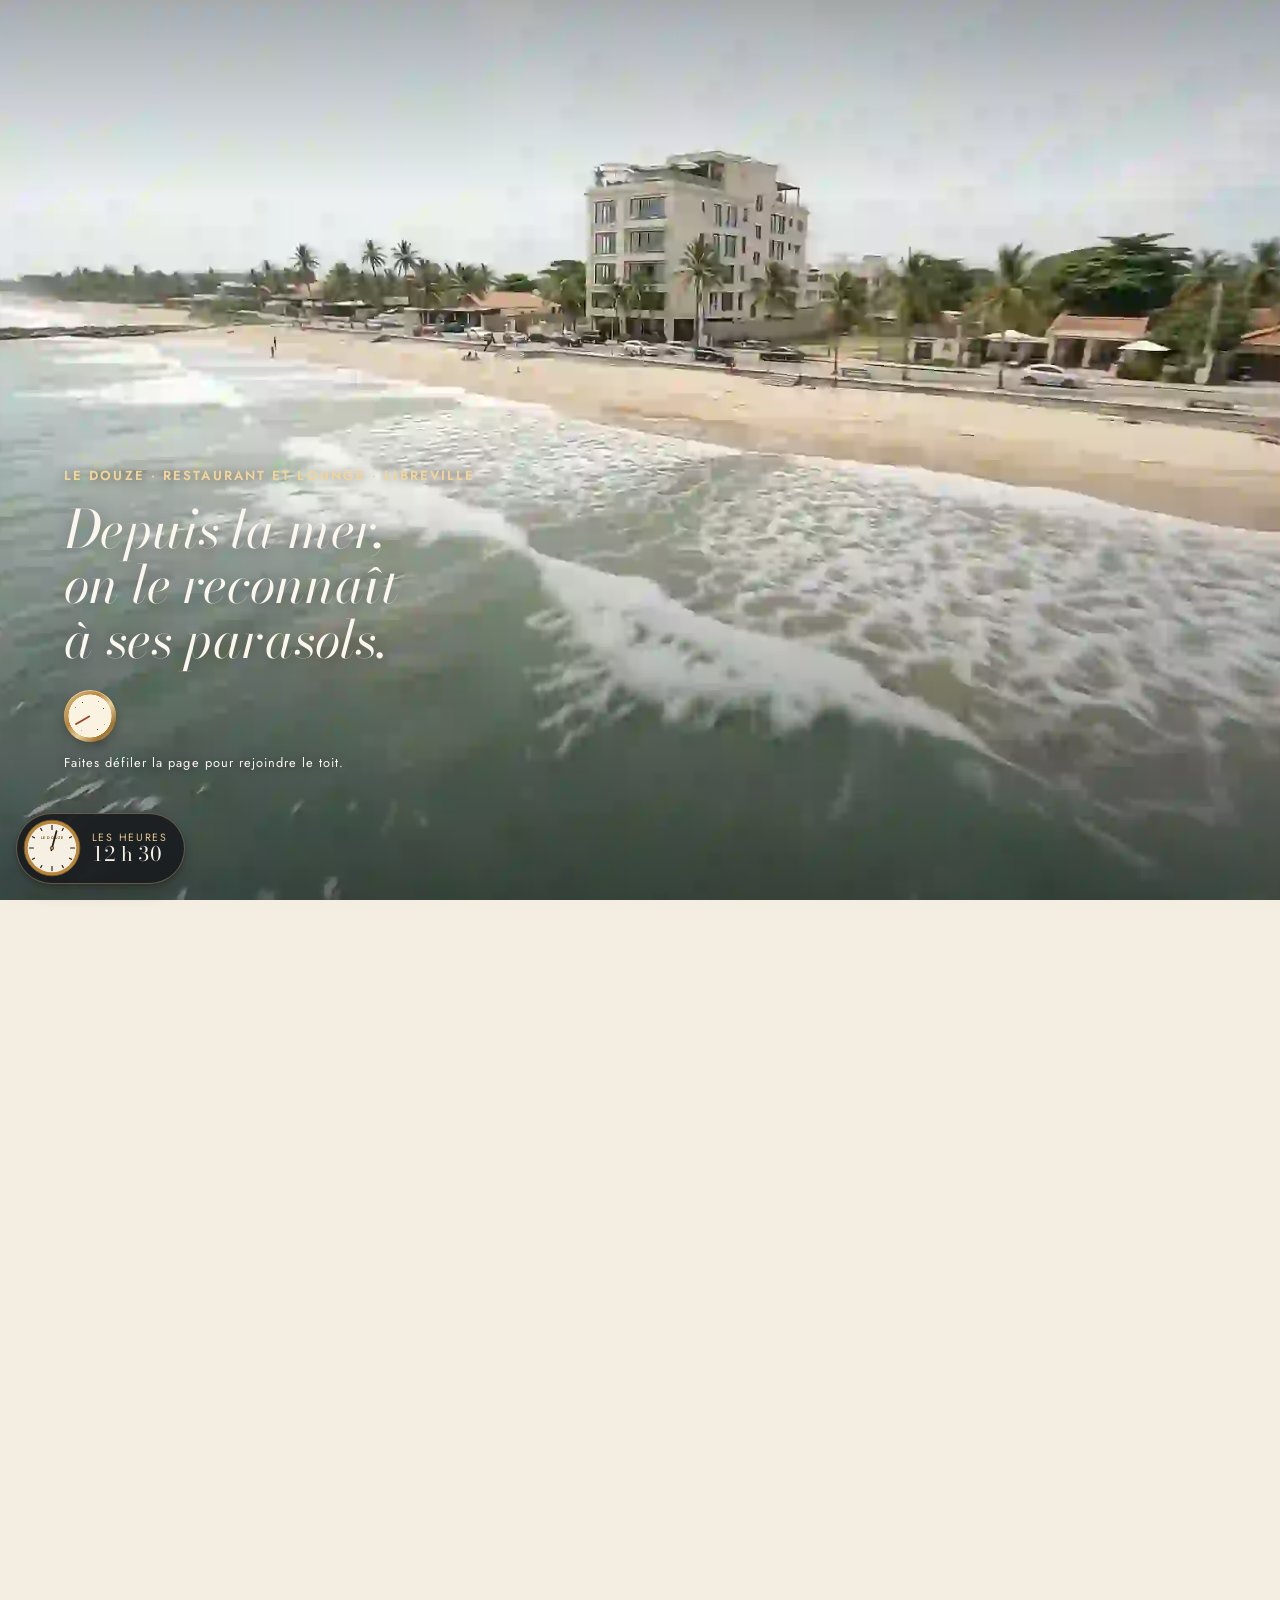
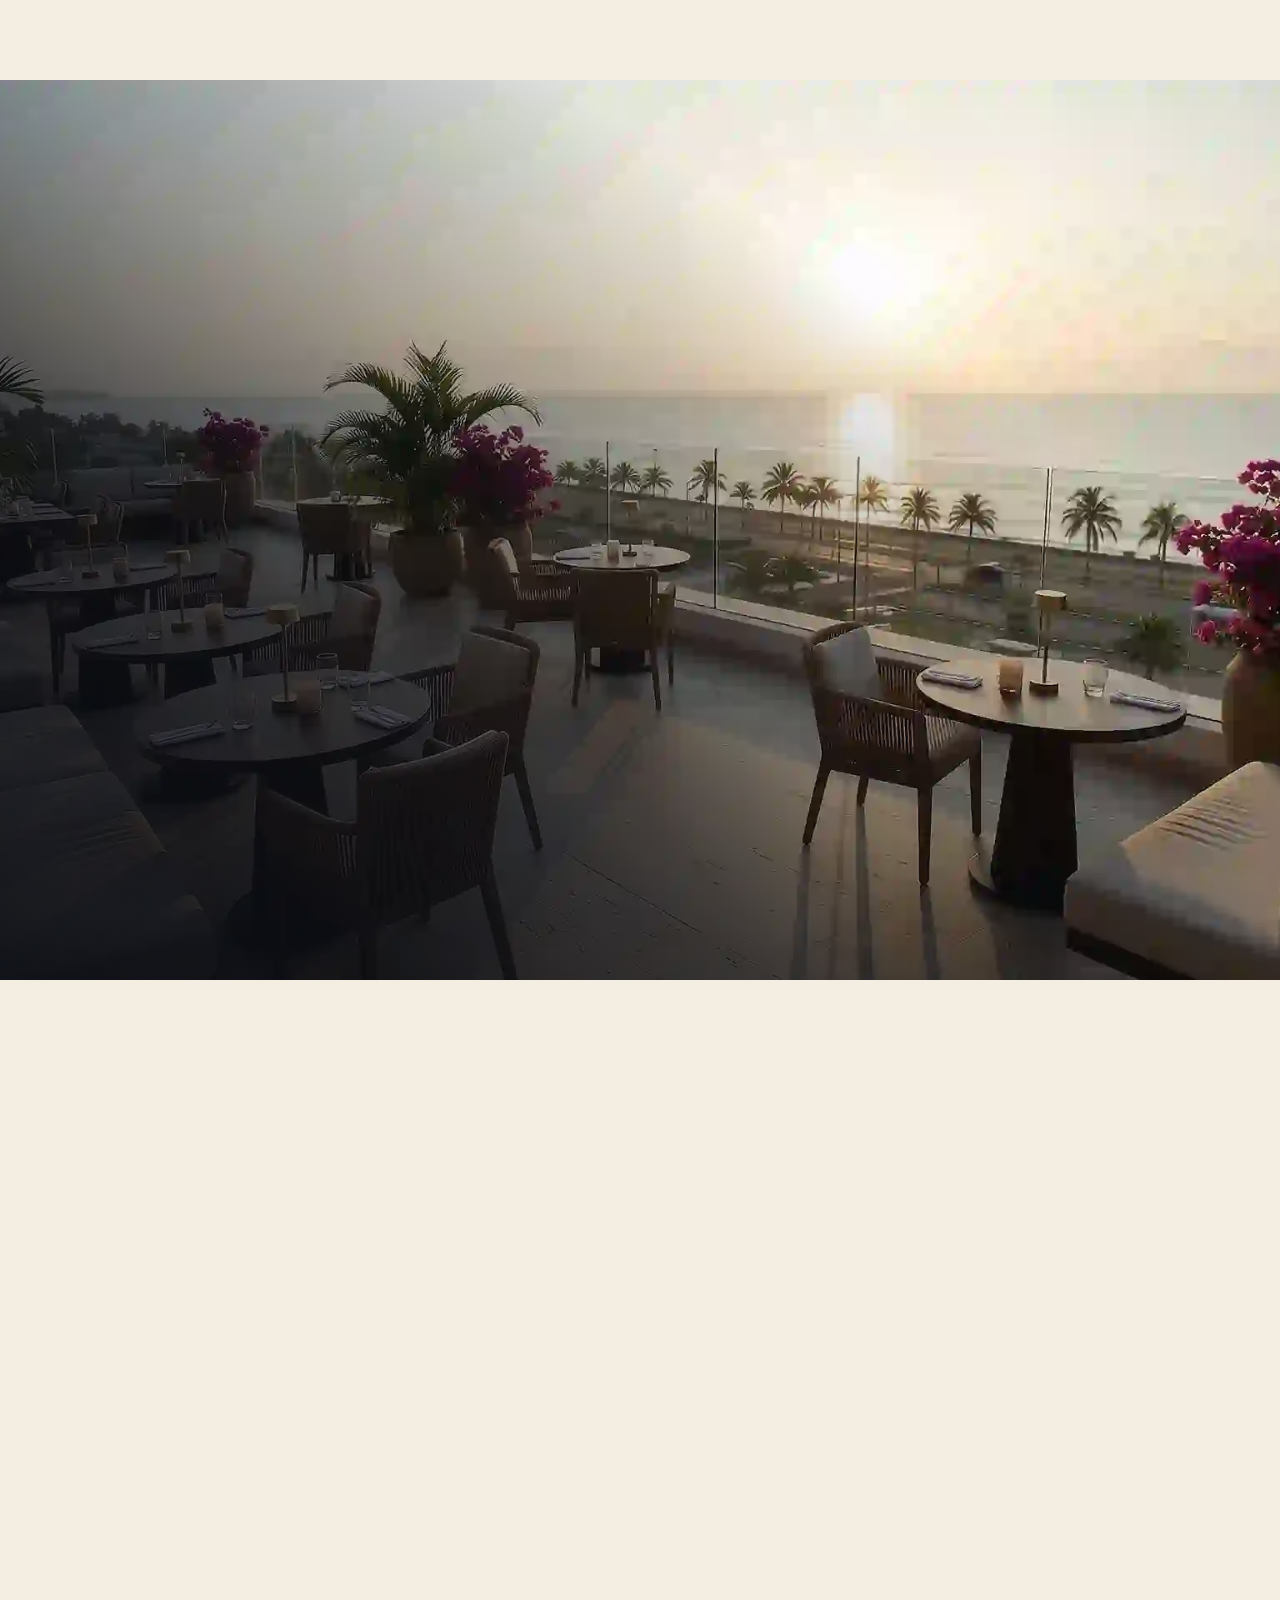
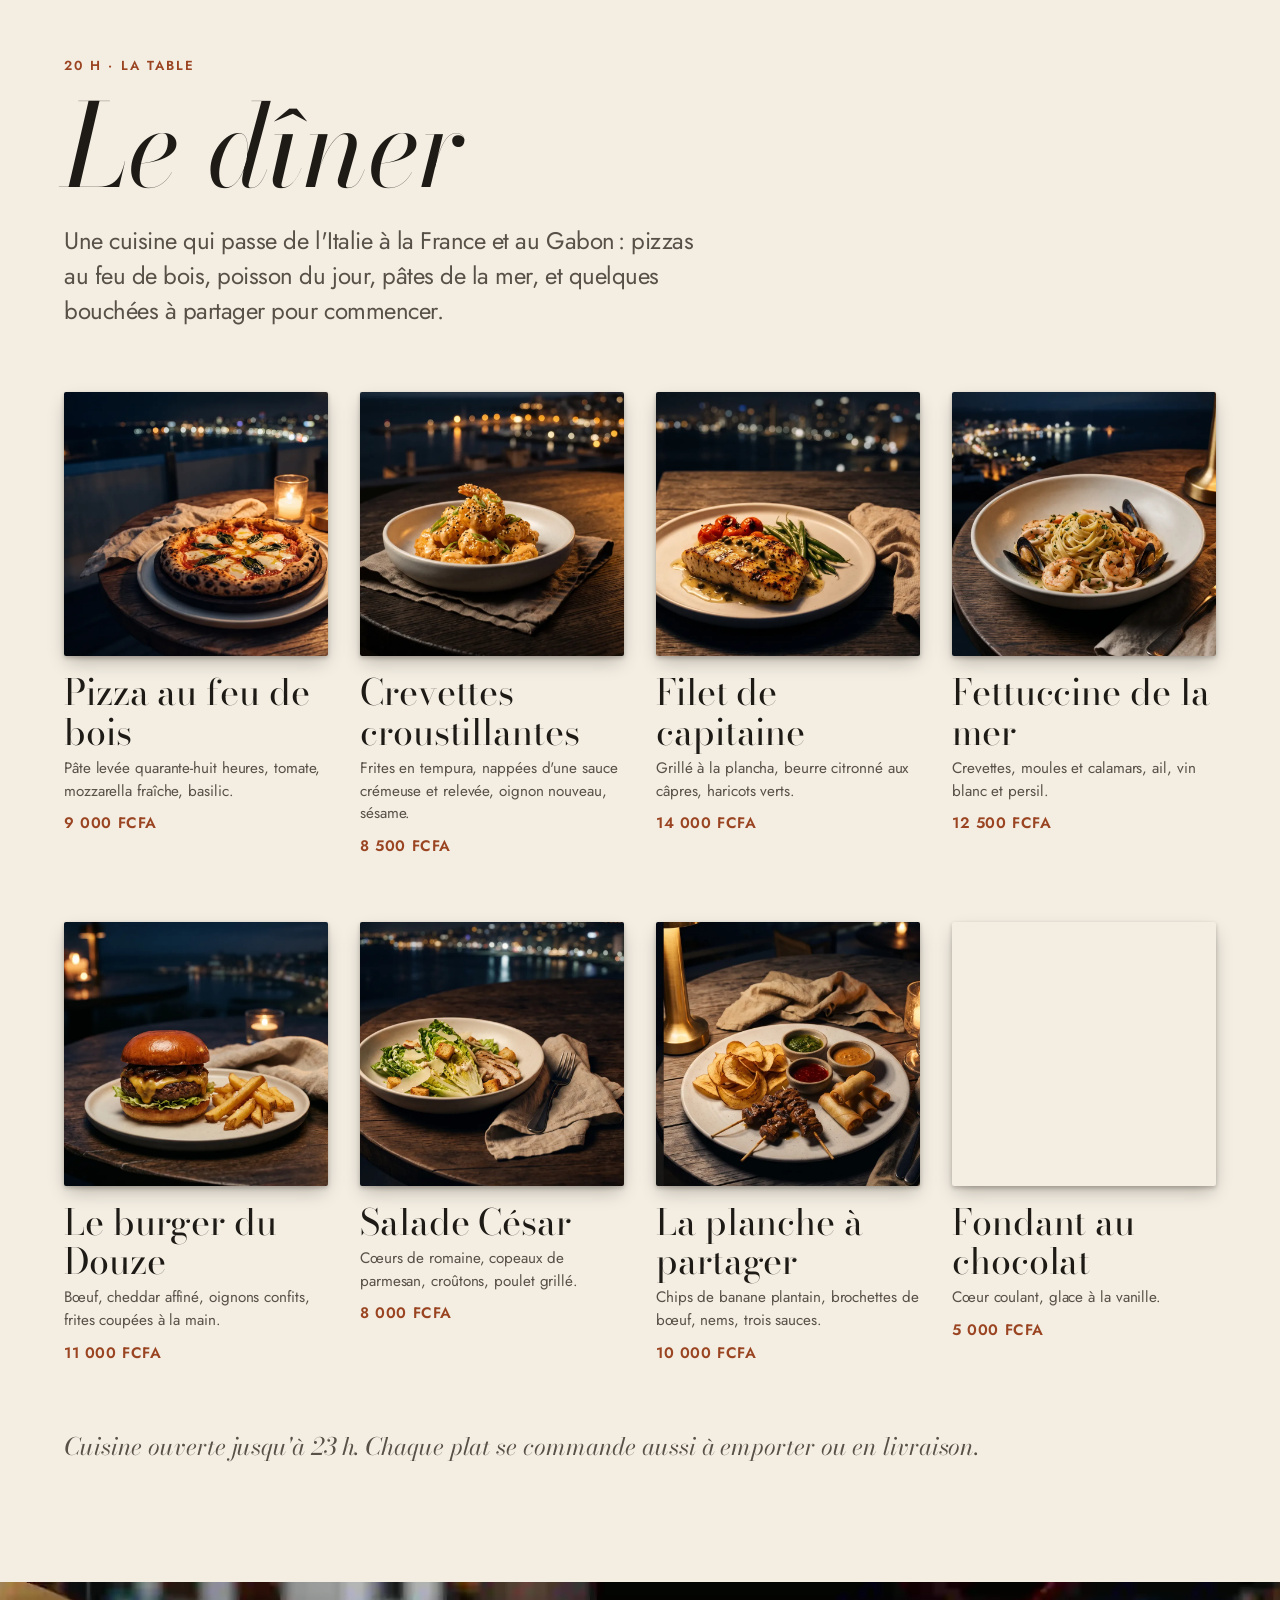
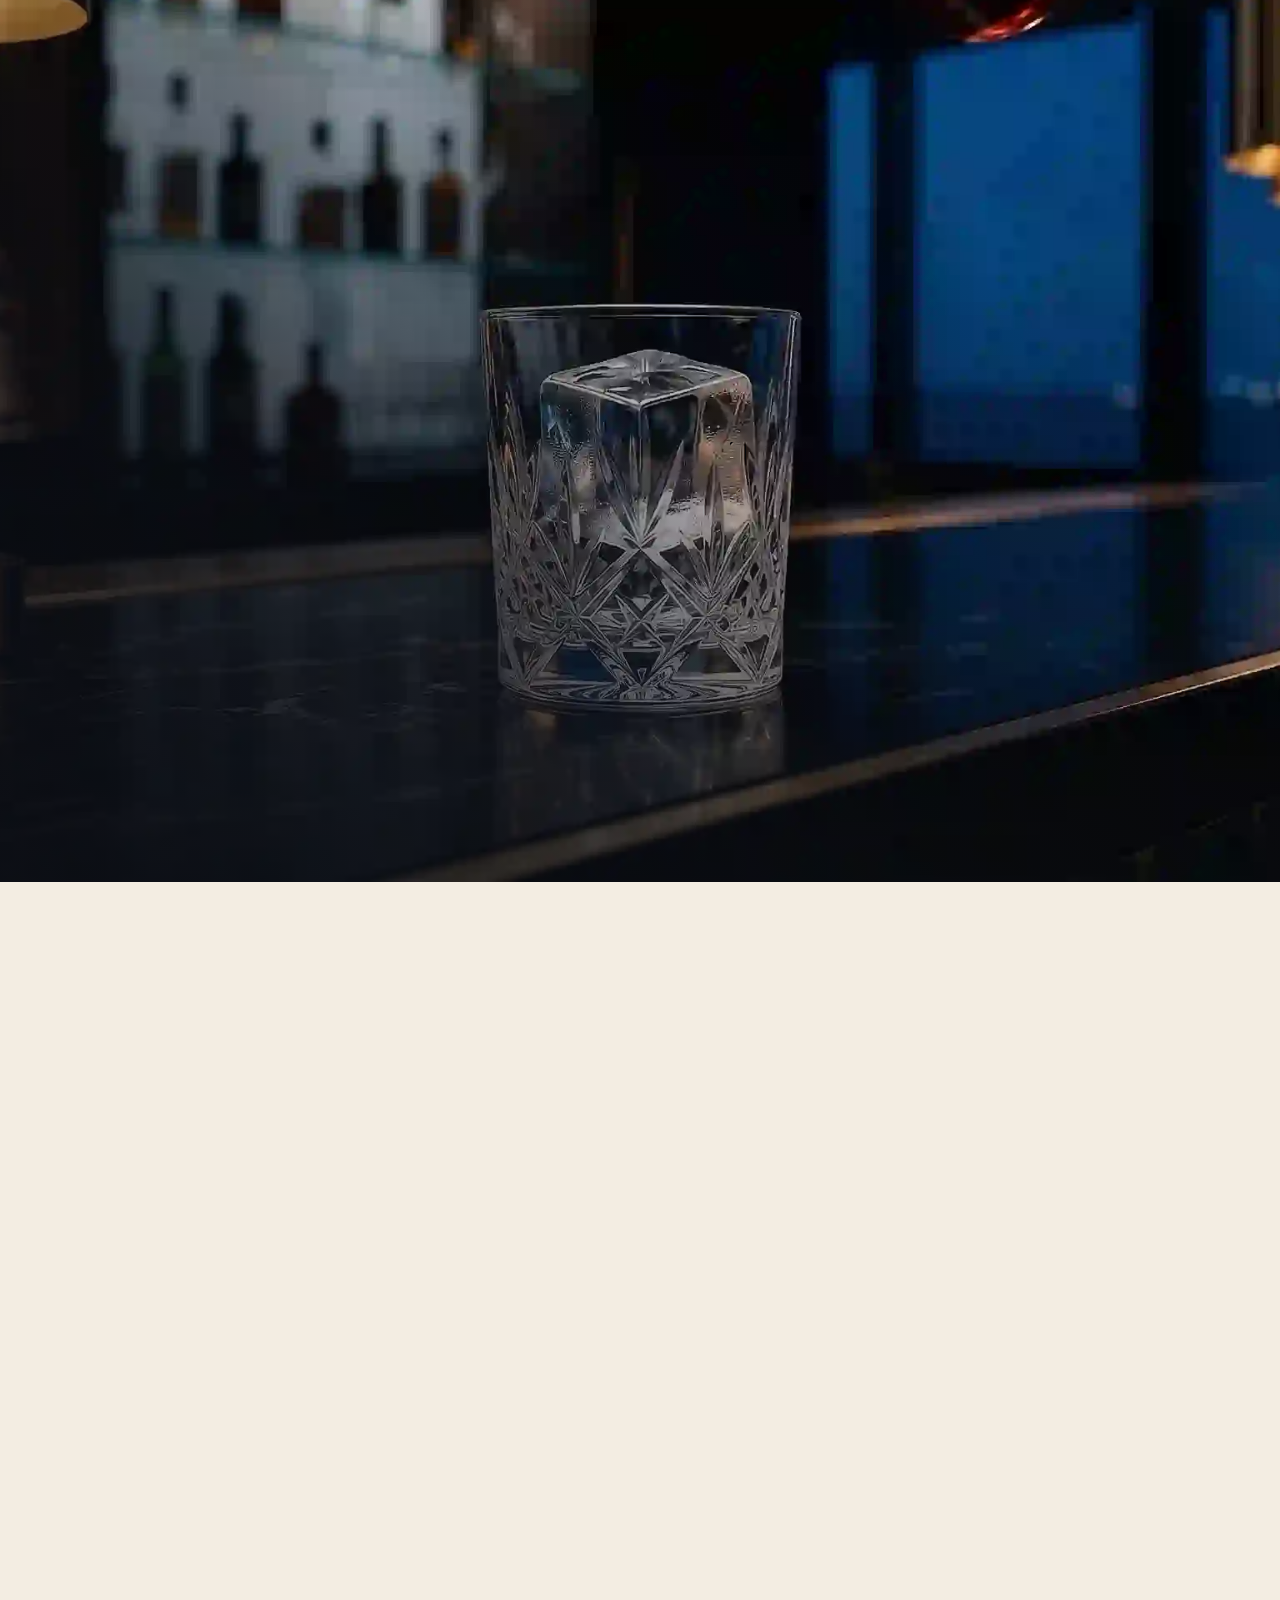
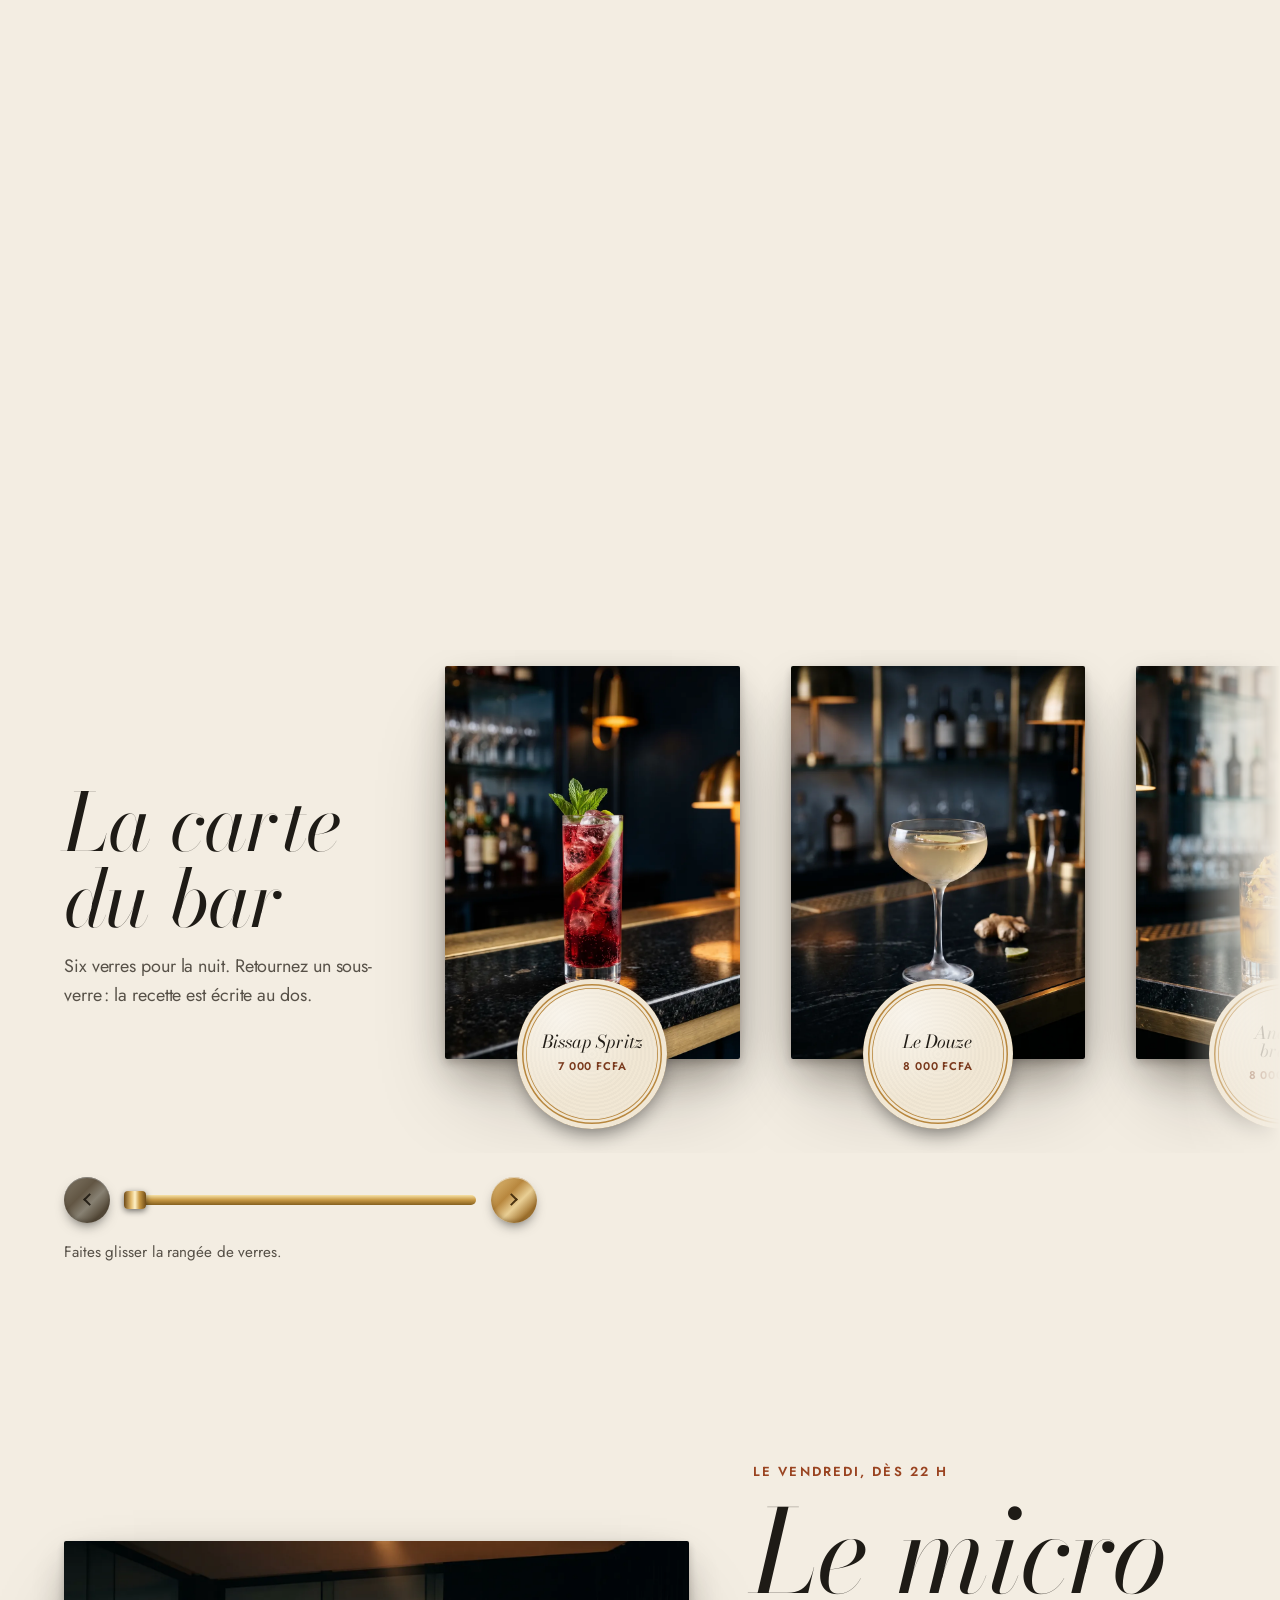
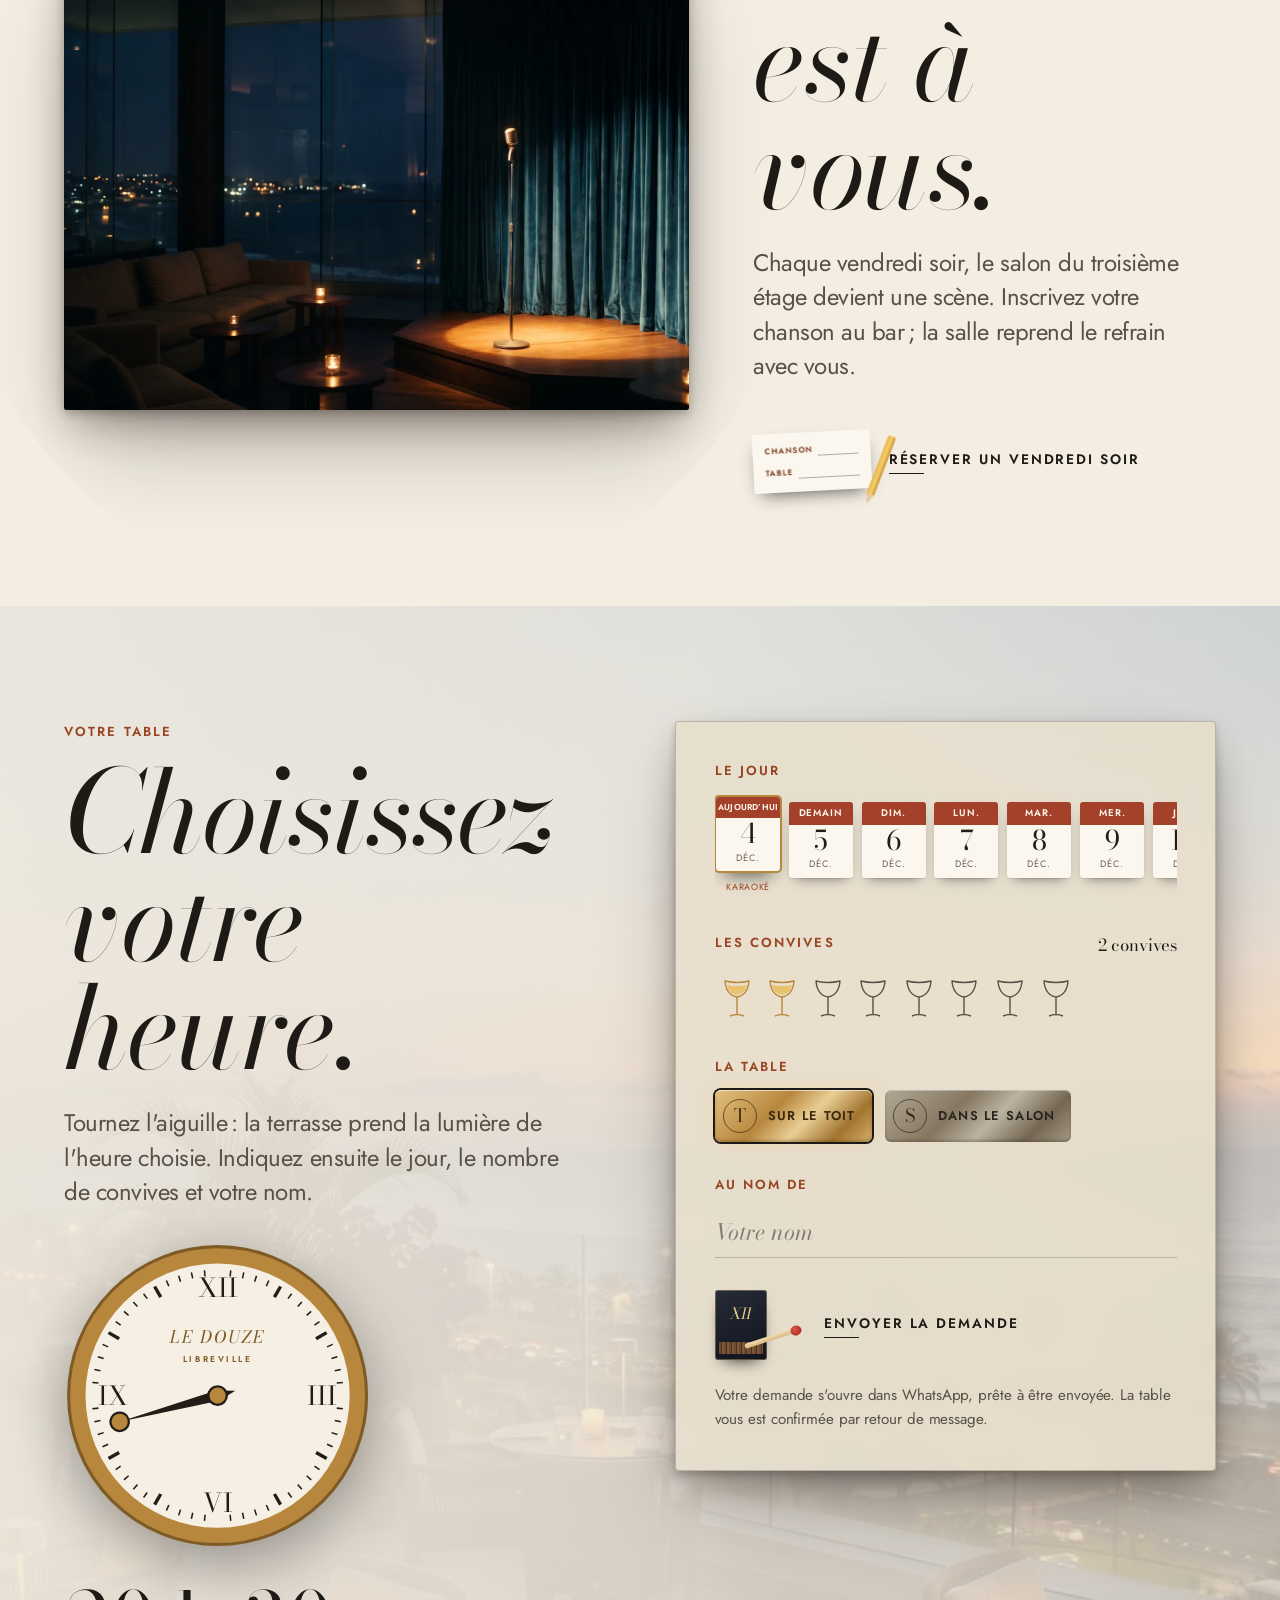
<file: index.html>
<!doctype html>
<!--
  Le Douze · restaurant et lounge sur un toit de Libreville. Site de démonstration, établissement fictif.
  Moteur : scroll-craft (scrollcraft.js / scrollcraft.css, jamais modifiés).
  Grammaire : « Un tour d'horloge » (voir BRIEF.md). Textes à valider : textes.md.
-->
<html lang="fr" data-type="place">
<head>
<meta charset="utf-8">
<meta name="viewport" content="width=device-width, initial-scale=1, viewport-fit=cover">
<title>Le Douze · Restaurant et lounge sur un toit de Libreville</title>
<meta name="description" content="Restaurant et lounge au troisième étage et sur le toit, face à l'océan, à Libreville. Déjeuner, coucher du soleil, dîner, cocktails et karaoké le vendredi, tous les jours de midi à minuit.">
<meta name="page-type" content="place">
<meta name="site-kind" content="other">
<meta name="page-kind" content="place">
<meta name="theme-color" content="#f3eee4">
<meta property="og:title" content="Le Douze · Douze heures sur un toit, face à l'océan">
<meta property="og:description" content="Le déjeuner au soleil, le coucher du soleil sur l'Atlantique, puis la nuit au bar. Tous les jours, de midi à minuit.">
<meta property="og:image" content="https://nemo-bit-arch.github.io/le-douze-demo/assets/share.jpg">
<meta property="og:image:width" content="1200">
<meta property="og:image:height" content="630">
<meta property="og:url" content="https://nemo-bit-arch.github.io/le-douze-demo/">
<meta property="og:type" content="website">
<meta property="og:locale" content="fr_FR">
<meta name="twitter:card" content="summary_large_image">
<!-- Démonstration envoyée par lien : pas d'indexation par les moteurs de recherche. -->
<meta name="robots" content="noindex, nofollow">
<link rel="icon" href="data:image/svg+xml,<svg xmlns='http://www.w3.org/2000/svg' viewBox='0 0 32 32'><circle cx='16' cy='16' r='15' fill='%23b8873e'/><circle cx='16' cy='16' r='12' fill='%23f3eee4'/><path d='M16 6v10l5 3' stroke='%23161a24' stroke-width='2.2' fill='none' stroke-linecap='round'/></svg>">
<link rel="preconnect" href="https://fonts.googleapis.com">
<link rel="preconnect" href="https://fonts.gstatic.com" crossorigin>
<link href="https://fonts.googleapis.com/css2?family=Bodoni+Moda:ital,opsz,wght@0,6..96,400..700;1,6..96,400..600&family=Jost:wght@400;500;600&display=swap" rel="stylesheet">
<link rel="stylesheet" href="scrollcraft.css">
<link rel="stylesheet" href="douze.css?v=2">
<link rel="stylesheet" href="cinescroll.css?v=3">
<link rel="stylesheet" href="vol.css?v=4">
</head>
<body>
<a class="evitement" href="#table">Aller au contenu</a>
<span data-sc-progress></span>

<!-- ================================================================
     LA MONTRE : navigation. Son aiguille fait un tour de midi à minuit.
     ================================================================ -->
<nav class="montre" aria-label="Les heures du Douze">
  <button class="montre__boitier" type="button" aria-expanded="false" aria-controls="montre-heures">
    <svg class="montre__cadran" viewBox="0 0 100 100" aria-hidden="true">
      <circle class="montre__lunette" cx="50" cy="50" r="48"/>
      <circle class="montre__fond" cx="50" cy="50" r="42"/>
      <g class="montre__index">
        <path d="M50 11v7"/><path d="M89 50h-7"/><path d="M50 89v-7"/><path d="M11 50h7"/>
        <path d="M69.5 16.2l-2 3.5"/><path d="M83.8 30.5l-3.5 2"/><path d="M83.8 69.5l-3.5-2"/><path d="M69.5 83.8l-2-3.5"/>
        <path d="M30.5 83.8l2-3.5"/><path d="M16.2 69.5l3.5-2"/><path d="M16.2 30.5l3.5 2"/><path d="M30.5 16.2l2 3.5"/>
      </g>
      <text class="montre__marque" x="50" y="35">LE DOUZE</text>
      <line class="montre__aiguille" data-aiguille x1="50" y1="54" x2="50" y2="20"/>
      <circle class="montre__axe" cx="50" cy="50" r="3"/>
    </svg>
    <span class="montre__lecture"><span class="montre__libelle">Les heures</span><span class="montre__heure" data-heure-lue>12 h 30</span></span>
  </button>
  <ol class="montre__heures" id="montre-heures" hidden>
    <li><a href="#top" data-vers="12.5"><span>12 h 30</span>Le déjeuner</a></li>
    <li><a href="#coucher" data-vers="17.75"><span>18 h 10</span>Le coucher du soleil</a></li>
    <li><a href="#table" data-vers="20"><span>20 h</span>La table</a></li>
    <li><a href="#bar" data-vers="22"><span>22 h</span>Le bar</a></li>
    <li><a href="#vendredi" data-vers="23"><span>23 h</span>Le vendredi</a></li>
    <li><a href="#reserver" data-vers="23.5"><span>Minuit</span>Votre table</a></li>
  </ol>
</nav>

<main id="top">

  <!-- ================================================================
       1 · LE VOL, PUIS LE DÉJEUNER (12 h 30). Moteur cine-scroll1 (cinescroll.js), à côté de
       scroll-craft : de la mer au toit, puis au comptoir du salon-bar, en un plan piloté par le
       défilement (vidéo générée, vol simulé, 26 s). Temps du film : mer 0-0,26 · tables
       0,26-0,42 · couple 0,42-0,56 · pergola 0,56-0,705 · seuil 0,705-0,85 · bar 0,85-1.
       Le texte du déjeuner se pose sur la dernière image ; l'heure reste à 12 h 30 jusqu'au
       repère, puis avance sous la main comme avant.
       ================================================================ -->
  <section class="vol" id="vol" data-cs-scene data-cs-length="720" data-cs-damp="7" data-heure="12.5" aria-labelledby="titre-douze">
    <span class="vol__repere" data-heure="12.5" aria-hidden="true"></span>
    <div class="vol__scene" data-cs-stage>
      <img class="vol__affiche" data-cs-poster src="assets/vol/vol-debut.webp" data-cs-poster-end="assets/vol/vol-fin.webp"
           alt="Vue aérienne depuis l'océan : la plage, le boulevard bordé de cocotiers et l'immeuble du Douze, son toit-terrasse couvert de parasols écrus.">
      <video class="vol__film" data-cs-video
             data-cs-src="assets/vol/vol-m-paysage.mp4" data-cs-src-hd="assets/vol/vol.mp4"
             data-cs-src-mobile="assets/vol/vol-m-leger.mp4" data-cs-src-mobile-hd="assets/vol/vol-m.mp4"
             data-cs-hd-until="0.6"
             data-cs-curve="0:0, 0.22:0.26, 0.36:0.42, 0.45:0.47, 0.53:0.56, 0.66:0.705, 0.78:0.85, 0.9:0.995, 1:1"
             muted playsinline preload="none" aria-hidden="true"></video>
      <div class="vol__voile" aria-hidden="true"></div>

      <div class="vol__ouverture" data-cs-cue="0,0.08">
        <p class="surtitre">Le Douze · restaurant et lounge · Libreville</p>
        <p class="ouverture__phrase">Depuis la mer, on le reconnaît à ses parasols.</p>
        <p class="altimetre" aria-hidden="true"><span class="altimetre__aiguille"></span></p>
        <p class="ouverture__geste">Faites défiler la page pour rejoindre le toit.</p>
      </div>

      <p class="vol__legende vol__legende--droite" data-cs-cue="0.07,0.23">Trois étages au-dessus du boulevard, l'Atlantique pour seul voisin.</p>
      <p class="vol__legende" data-cs-cue="0.22,0.38">Le déjeuner se prend au soleil, sous les parasols de toile.</p>
      <p class="vol__legende vol__legende--droite" data-cs-cue="0.38,0.54">En contrebas, la plage ; au-delà, l'Atlantique jusqu'à l'horizon.</p>
      <p class="vol__legende" data-cs-cue="0.6,0.77">Sous la pergola, le salon-bar ouvre ses baies sur la mer.</p>

      <div class="dejeuner__copie vol__heros" data-cs-cue="0.86,1">
        <p class="surtitre">Le Douze · restaurant et lounge · Libreville</p>
        <p class="heure-geante" aria-hidden="true"><span data-geante-h>12</span><span class="heure-geante__h">h</span><span data-geante-m>30</span></p>
        <h1 id="titre-douze" class="dejeuner__titre">Douze heures sur un toit, face à l'océan.</h1>
        <p class="dejeuner__phrase">Le déjeuner au soleil, le coucher du soleil sur l'Atlantique, puis la nuit au bar. Le Douze vous reçoit chaque jour de midi à minuit, au troisième étage et sur le toit.</p>
        <a class="ascenseur" href="#reserver">
          <span class="ascenseur__plaque" aria-hidden="true">
            <span class="ascenseur__vis"></span><span class="ascenseur__vis"></span>
            <span class="ascenseur__bouton"><svg viewBox="0 0 24 24"><path d="M12 6l6 8H6z"/></svg></span>
            <span class="ascenseur__etage">Toit</span>
          </span>
          <span class="ascenseur__txt">Réserver une table</span>
        </a>
      </div>

      <p class="dejeuner__suite vol__suite" data-cs-cue="0.93,1">Puis le soleil descend vers l'océan.</p>
    </div>
  </section>

  <!-- ================================================================
       2 · LE COUCHER (18 h 10) : scrub, le pic. Le soleil se couche sous la main.
       ================================================================ -->
  <section class="acte acte--coucher" id="coucher" data-sc-act="scrub" data-sc-span="3.4" data-sc-dwell="0.2" data-heure="17.75" aria-labelledby="titre-coucher">
    <div data-sc-stage>
      <picture>
        <source media="(max-width: 760px)" srcset="assets/coucher-poster-m.webp">
        <img class="sc-stage__poster" src="assets/coucher-poster.webp" alt="Le toit-terrasse à l'heure dorée, le soleil bas au-dessus de l'océan, les fauteuils encore vides.">
      </picture>
      <video data-sc-scrub data-sc-src="assets/coucher.mp4" data-sc-src-mobile="assets/coucher-m.mp4" muted playsinline preload="none"></video>
      <div class="sc-scrim sc-scrim--lead" aria-hidden="true"></div>

      <div class="sc-copy sc-copy--lead coucher__copie">
        <div data-sc-cue="0.02 0.36 0.08 0.12">
          <p class="surtitre surtitre--clair">18 h 10</p>
          <h2 id="titre-coucher" class="sc-display sc-display--lg">Le soleil se couche droit devant vous.</h2>
        </div>
      </div>
      <div class="sc-copy sc-copy--lead coucher__copie">
        <p class="sc-lede" data-sc-cue="0.36 0.68 0.08 0.1">Si près de l'équateur, il se couche presque à la même heure toute l'année, un peu après 18&nbsp;heures. La terrasse regarde l'ouest&#8239;: rien ne s'interpose entre votre table et l'horizon.</p>
      </div>
      <div class="sc-copy sc-copy--lead coucher__copie">
        <p class="sc-display sc-display--md coucher__fin" data-sc-cue="0.7 1 0.1 0.04">Puis les lampes s'allument, table après table.</p>
      </div>
    </div>
  </section>

  <!-- ================================================================
       3 · LA TABLE (20 h) : flow. La carte du soir.
       ================================================================ -->
  <section class="acte acte--table" id="table" data-heure="20" aria-labelledby="titre-table">
    <div class="table">
      <header class="table__tete" data-sc-in data-sc-stagger="70">
        <p class="surtitre">20 h · La table</p>
        <h2 id="titre-table" class="sc-display sc-display--xl">Le dîner</h2>
        <p class="sc-lede">Une cuisine qui passe de l'Italie à la France et au Gabon&#8239;: pizzas au feu de bois, poisson du jour, pâtes de la mer, et quelques bouchées à partager pour commencer.</p>
      </header>

      <ul class="plats" data-sc-in data-sc-stagger="60">
        <li class="plat">
          <img src="assets/table/pizza.webp" alt="Une pizza au feu de bois, croûte tachetée, mozzarella fraîche et basilic." width="900" height="900" loading="lazy" decoding="async">
          <h3>Pizza au feu de bois</h3>
          <p>Pâte levée quarante-huit heures, tomate, mozzarella fraîche, basilic.</p>
          <p class="plat__prix">9&nbsp;000 <abbr title="francs CFA">FCFA</abbr></p>
        </li>
        <li class="plat">
          <img src="assets/table/crevettes.webp" alt="Des crevettes croustillantes nappées d'une sauce crémeuse relevée, oignon nouveau et sésame." width="900" height="900" loading="lazy" decoding="async">
          <h3>Crevettes croustillantes</h3>
          <p>Frites en tempura, nappées d'une sauce crémeuse et relevée, oignon nouveau, sésame.</p>
          <p class="plat__prix">8&nbsp;500 <abbr title="francs CFA">FCFA</abbr></p>
        </li>
        <li class="plat">
          <img src="assets/table/capitaine.webp" alt="Un filet de capitaine grillé, beurre citronné aux câpres, tomates cerises et haricots verts." width="900" height="900" loading="lazy" decoding="async">
          <h3>Filet de capitaine</h3>
          <p>Grillé à la plancha, beurre citronné aux câpres, haricots verts.</p>
          <p class="plat__prix">14&nbsp;000 <abbr title="francs CFA">FCFA</abbr></p>
        </li>
        <li class="plat">
          <img src="assets/table/fettuccine.webp" alt="Des fettuccine aux crevettes, moules et calamars, ail et persil." width="900" height="900" loading="lazy" decoding="async">
          <h3>Fettuccine de la mer</h3>
          <p>Crevettes, moules et calamars, ail, vin blanc et persil.</p>
          <p class="plat__prix">12&nbsp;500 <abbr title="francs CFA">FCFA</abbr></p>
        </li>
        <li class="plat">
          <img src="assets/table/burger.webp" alt="Un burger au cheddar et aux oignons confits, avec des frites coupées à la main." width="900" height="900" loading="lazy" decoding="async">
          <h3>Le burger du Douze</h3>
          <p>Bœuf, cheddar affiné, oignons confits, frites coupées à la main.</p>
          <p class="plat__prix">11&nbsp;000 <abbr title="francs CFA">FCFA</abbr></p>
        </li>
        <li class="plat">
          <img src="assets/table/cesar.webp" alt="Une salade César, copeaux de parmesan, croûtons et poulet grillé." width="900" height="900" loading="lazy" decoding="async">
          <h3>Salade César</h3>
          <p>Cœurs de romaine, copeaux de parmesan, croûtons, poulet grillé.</p>
          <p class="plat__prix">8&nbsp;000 <abbr title="francs CFA">FCFA</abbr></p>
        </li>
        <li class="plat">
          <img src="assets/table/planche.webp" alt="Une planche à partager : chips de banane plantain, brochettes de bœuf, nems et trois sauces." width="900" height="900" loading="lazy" decoding="async">
          <h3>La planche à partager</h3>
          <p>Chips de banane plantain, brochettes de bœuf, nems, trois sauces.</p>
          <p class="plat__prix">10&nbsp;000 <abbr title="francs CFA">FCFA</abbr></p>
        </li>
        <li class="plat">
          <img src="assets/table/fondant.webp" alt="Un fondant au chocolat au cœur coulant, et une quenelle de glace à la vanille." width="900" height="900" loading="lazy" decoding="async">
          <h3>Fondant au chocolat</h3>
          <p>Cœur coulant, glace à la vanille.</p>
          <p class="plat__prix">5&nbsp;000 <abbr title="francs CFA">FCFA</abbr></p>
        </li>
      </ul>
      <p class="table__note">Cuisine ouverte jusqu'à 23&nbsp;h. Chaque plat se commande aussi à emporter ou en livraison.</p>
    </div>
  </section>

  <!-- ================================================================
       4 · LE BAR (22 h) : scrub. Le verre se remplit au défilement.
       ================================================================ -->
  <section class="acte acte--bar" id="bar" data-sc-act="scrub" data-sc-span="2.4" data-sc-dwell="0.18" data-heure="22" aria-labelledby="titre-bar">
    <div data-sc-stage>
      <picture>
        <source media="(max-width: 760px)" srcset="assets/bar-poster-m.webp">
        <img class="sc-stage__poster" src="assets/bar-poster.webp" alt="Un verre de cristal taillé posé sur un bar de granit noir, un cube de glace limpide, les lumières de la ville derrière la vitre.">
      </picture>
      <video data-sc-scrub data-sc-src="assets/bar.mp4" data-sc-src-mobile="assets/bar-m.mp4" muted playsinline preload="none"></video>
      <div class="sc-scrim sc-scrim--lead" aria-hidden="true"></div>

      <div class="sc-copy sc-copy--lead bar__copie">
        <div data-sc-cue="0.02 0.38 0.08 0.12">
          <p class="surtitre surtitre--clair">22 h · Le bar</p>
          <h2 id="titre-bar" class="sc-display sc-display--lg">Le verre se remplit à votre rythme.</h2>
        </div>
      </div>
      <div class="sc-copy sc-copy--lead bar__copie">
        <p class="sc-lede" data-sc-cue="0.38 0.7 0.08 0.1">Le bissap infuse à froid depuis le matin. Il est versé sur un cube de glace taillé à la main, puis relevé d'un zeste d'orange.</p>
      </div>
      <div class="sc-copy sc-copy--lead bar__copie">
        <p class="sc-display sc-display--md bar__fin" data-sc-cue="0.72 1 0.1 0.04">Le vôtre est servi.</p>
      </div>
    </div>
  </section>

  <!-- ================================================================
       5 · LA CARTE DU BAR (22 h 30) : une rangée que l'on balaie de gauche à droite (doigt, pavé
       tactile, souris, flèches du clavier) ; le défilement vertical traverse la section.
       Six sous-verres à retourner ; le repose-pieds en laiton fait avancer d'un verre.
       ================================================================ -->
  <section class="acte acte--verres" id="verres" data-heure="22.5" aria-labelledby="titre-verres">
    <div>
      <div class="rail" id="rangee-verres" tabindex="0" role="group" aria-roledescription="rangée" aria-label="Les six verres de la carte du bar" data-rangee>
        <div class="rail__tete">
          <h2 id="titre-verres" class="sc-display sc-display--lg">La carte du bar</h2>
          <p class="sc-body">Six verres pour la nuit. Retournez un sous-verre&#8239;: la recette est écrite au dos.</p>
        </div>

        <article class="verre">
          <img src="assets/bar/bissap.webp" alt="Un verre haut de spritz au bissap, rouge rubis, avec un zeste de citron vert et de la menthe." width="900" height="1200" loading="lazy">
          <button class="sous-verre" type="button" aria-pressed="false" aria-label="Retourner le sous-verre : Bissap Spritz">
            <span class="sous-verre__face"><span class="sous-verre__nom">Bissap Spritz</span><span class="sous-verre__prix">7&nbsp;000 FCFA</span></span>
            <span class="sous-verre__dos">Fleurs d'hibiscus infusées à froid, vin pétillant, citron vert et menthe. Servi long, sur glace.</span>
          </button>
        </article>
        <article class="verre">
          <img src="assets/bar/douze.webp" alt="Une coupe givrée d'un cocktail doré au gin et au gingembre, une fine tranche de gingembre à la surface." width="900" height="1200" loading="lazy">
          <button class="sous-verre" type="button" aria-pressed="false" aria-label="Retourner le sous-verre : Le Douze">
            <span class="sous-verre__face"><span class="sous-verre__nom">Le Douze</span><span class="sous-verre__prix">8&nbsp;000 FCFA</span></span>
            <span class="sous-verre__dos">Gin, gingembre frais pressé, citron vert, miel de forêt. Servi dans une coupe glacée.</span>
          </button>
        </article>
        <article class="verre">
          <img src="assets/bar/ananas.webp" alt="Un verre bas d'un cocktail doré à l'ananas et au rhum, sur un cube de glace, un quartier d'ananas grillé et un petit piment rouge." width="900" height="1200" loading="lazy">
          <button class="sous-verre" type="button" aria-pressed="false" aria-label="Retourner le sous-verre : Ananas braisé">
            <span class="sous-verre__face"><span class="sous-verre__nom">Ananas braisé</span><span class="sous-verre__prix">8&nbsp;000 FCFA</span></span>
            <span class="sous-verre__dos">Rhum ambré, ananas grillé, une pointe de piment doux. Servi sur un cube de glace.</span>
          </button>
        </article>
        <article class="verre">
          <img src="assets/bar/maracuja.webp" alt="Un petit verre à pied d'un cocktail orange vif au fruit de la passion, sous une mousse blanche." width="900" height="1200" loading="lazy">
          <button class="sous-verre" type="button" aria-pressed="false" aria-label="Retourner le sous-verre : Maracuja">
            <span class="sous-verre__face"><span class="sous-verre__nom">Maracuja</span><span class="sous-verre__prix">7&nbsp;500 FCFA</span></span>
            <span class="sous-verre__dos">Vodka, fruit de la passion, vanille, une mousse légère. Servi court, dans un verre à pied.</span>
          </button>
        </article>
        <article class="verre">
          <img src="assets/bar/minuit.webp" alt="Un verre à cocktail d'un café au rhum, couronné d'une mousse crème et de trois grains de café." width="900" height="1200" loading="lazy">
          <button class="sous-verre" type="button" aria-pressed="false" aria-label="Retourner le sous-verre : Café de minuit">
            <span class="sous-verre__face"><span class="sous-verre__nom">Café de minuit</span><span class="sous-verre__prix">7&nbsp;500 FCFA</span></span>
            <span class="sous-verre__dos">Rhum, espresso serré, sucre de canne. Servi glacé, couronné de mousse.</span>
          </button>
        </article>
        <article class="verre">
          <img src="assets/bar/citronnelle.webp" alt="Un verre haut d'une boisson sans alcool au gingembre et à la citronnelle, sur glace pilée." width="900" height="1200" loading="lazy">
          <button class="sous-verre" type="button" aria-pressed="false" aria-label="Retourner le sous-verre : Citronnelle, sans alcool">
            <span class="sous-verre__face"><span class="sous-verre__nom">Citronnelle</span><span class="sous-verre__prix">sans alcool · 4&nbsp;500 FCFA</span></span>
            <span class="sous-verre__dos">Gingembre, citronnelle, citron vert, eau pétillante. Servi sur glace pilée.</span>
          </button>
        </article>

        <div class="rail__fin">
          <p class="sc-display sc-display--md">Le bar sert jusqu'à minuit.</p>
        </div>
      </div>

      <!-- Le repose-pieds du bar : deux fixations en laiton avancent d'un verre, la bague suit la rangée. -->
      <div class="repose-pieds" data-repose>
        <button class="repose-pieds__fixation repose-pieds__fixation--g" type="button" data-pas="-1" aria-controls="rangee-verres" aria-label="Verre précédent"></button>
        <span class="repose-pieds__barre" aria-hidden="true"><span class="repose-pieds__bague"></span></span>
        <button class="repose-pieds__fixation repose-pieds__fixation--d" type="button" data-pas="1" aria-controls="rangee-verres" aria-label="Verre suivant"></button>
        <p class="repose-pieds__aide">Faites glisser la rangée de verres.</p>
      </div>
    </div>
  </section>

  <!-- ================================================================
       6 · LE VENDREDI (23 h) : reveal. Le projecteur s'ouvre sur la scène.
       ================================================================ -->
  <section class="acte acte--vendredi" id="vendredi" data-sc-act="flow" data-heure="23" aria-labelledby="titre-vendredi">
    <div class="vendredi">
      <figure class="vendredi__scene" data-sc-reveal="iris" data-sc-reveal-at="0.08 0.5">
        <img src="assets/micro.webp" alt="Un micro argenté sur son pied, dans le halo d'un projecteur, devant un rideau de velours ; le salon dans la pénombre et les lumières de la ville." width="1600" height="1200" loading="lazy">
      </figure>
      <div class="vendredi__txt" data-sc-in data-sc-stagger="70">
        <p class="surtitre">Le vendredi, dès 22 h</p>
        <h2 id="titre-vendredi" class="sc-display sc-display--xl">Le micro est à vous.</h2>
        <p class="sc-lede">Chaque vendredi soir, le salon du troisième étage devient une scène. Inscrivez votre chanson au bar&#8239;; la salle reprend le refrain avec vous.</p>
        <a class="fiche" href="#reserver" data-vendredi>
          <span class="fiche__papier" aria-hidden="true">
            <span class="fiche__ligne"><b>Chanson</b><i></i></span>
            <span class="fiche__ligne"><b>Table</b><i></i></span>
            <span class="fiche__crayon"></span>
          </span>
          <span class="fiche__txt">Réserver un vendredi soir</span>
        </a>
      </div>
    </div>
  </section>

  <!-- ================================================================
       7 · VOTRE TABLE (minuit) : flow + geste signature. L'aiguille change de mains.
       ================================================================ -->
  <section class="acte acte--reserver" id="reserver" data-heure="23.5" aria-labelledby="titre-reserver">
    <div class="reserver">
      <div class="reserver__fonds" aria-hidden="true">
        <img data-fond="midi" src="assets/fond-midi.webp" alt="" loading="lazy">
        <img data-fond="or" src="assets/fond-or.webp" alt="" loading="lazy">
        <img data-fond="nuit" src="assets/fond-nuit.webp" alt="" loading="lazy">
      </div>
      <div class="reserver__voile" aria-hidden="true"></div>

      <div class="reserver__inner">
        <header class="reserver__tete">
          <p class="surtitre">Votre table</p>
          <h2 id="titre-reserver" class="sc-display sc-display--xl">Choisissez votre heure.</h2>
          <p class="sc-lede">Tournez l'aiguille&#8239;: la terrasse prend la lumière de l'heure choisie. Indiquez ensuite le jour, le nombre de convives et votre nom.</p>
        </header>

        <div class="horloge-bloc">
          <div class="horloge" role="slider" tabindex="0" aria-label="Heure de votre table" aria-valuemin="12" aria-valuemax="23" aria-valuenow="20.5" aria-valuetext="20 h 30" data-horloge>
            <svg viewBox="0 0 200 200" aria-hidden="true">
              <circle class="horloge__lunette" cx="100" cy="100" r="97"/>
              <circle class="horloge__fond" cx="100" cy="100" r="86"/>
              <g class="horloge__chiffres">
                <text x="100" y="36">XII</text><text x="168" y="106">III</text><text x="100" y="176">VI</text><text x="32" y="106">IX</text>
              </g>
              <g class="horloge__minutes" data-minutes></g>
              <text class="horloge__marque" x="100" y="66">LE DOUZE</text>
              <text class="horloge__sous" x="100" y="78">LIBREVILLE</text>
              <g class="horloge__aiguille" data-grande-aiguille>
                <path d="M100 112 L96.5 100 L100 34 L103.5 100 Z"/>
                <circle cx="100" cy="34" r="6" class="horloge__prise"/>
              </g>
              <circle class="horloge__axe" cx="100" cy="100" r="6"/>
            </svg>
          </div>
          <p class="horloge__lecture"><span data-heure-choisie>20 h 30</span><span class="horloge__aide">Faites tourner l'aiguille, ou utilisez les flèches du clavier.</span></p>
        </div>

        <form class="carton" data-carton novalidate>
          <fieldset class="carton__groupe">
            <legend>Le jour</legend>
            <div class="ephemeride" data-jours></div>
          </fieldset>

          <fieldset class="carton__groupe">
            <legend>Les convives <span class="carton__valeur" data-convives-lus>2 convives</span></legend>
            <div class="coupes" data-coupes></div>
          </fieldset>

          <fieldset class="carton__groupe">
            <legend>La table</legend>
            <div class="numeros">
              <label class="numero"><input type="radio" name="zone" value="sur le toit-terrasse" checked><span class="numero__plaque"><span class="numero__n">T</span><span class="numero__txt">Sur le toit</span></span></label>
              <label class="numero"><input type="radio" name="zone" value="dans le salon du troisième étage"><span class="numero__plaque"><span class="numero__n">S</span><span class="numero__txt">Dans le salon</span></span></label>
            </div>
          </fieldset>

          <label class="carton__nom">
            <span>Au nom de</span>
            <input type="text" name="nom" autocomplete="name" maxlength="60" placeholder="Votre nom" data-nom>
          </label>

          <button class="allumette" type="submit">
            <span class="allumette__pochette" aria-hidden="true"><span class="allumette__frottoir"></span></span>
            <span class="allumette__baton" aria-hidden="true"><span class="allumette__tete"></span><span class="allumette__flamme"></span></span>
            <span class="allumette__txt">Envoyer la demande</span>
          </button>
          <p class="carton__aide">Votre demande s'ouvre dans WhatsApp, prête à être envoyée. La table vous est confirmée par retour de message.</p>
          <p class="carton__note" data-note role="status"></p>
        </form>

        <dl class="infos">
          <div><dt>Adresse</dt><dd>Quartier Louis, Libreville<br>Troisième étage et toit-terrasse</dd></div>
          <div><dt>Horaires</dt><dd>Tous les jours, de 12&nbsp;h à minuit<br>Cuisine jusqu'à 23&nbsp;h</dd></div>
          <div><dt>Le vendredi</dt><dd>Karaoké à partir de 22&nbsp;h</dd></div>
          <div><dt>Chez vous</dt><dd>À emporter ou en livraison</dd></div>
        </dl>
        <a class="rose" href="https://www.google.com/maps/search/?api=1&amp;query=Quartier+Louis+Libreville" target="_blank" rel="noopener">
          <svg class="rose__dessin" viewBox="0 0 48 48" aria-hidden="true"><circle cx="24" cy="24" r="21"/><path d="M24 5l4 19-4 19-4-19z"/><path d="M5 24l19-4 19 4-19 4z"/><path class="rose__nord" d="M24 5l4 19h-8z"/></svg>
          <span class="rose__txt">Tracer l'itinéraire</span>
        </a>
      </div>

      <footer class="pied">
        <p><strong>Le Douze</strong>, restaurant et lounge · Libreville</p>
        <p>Établissement fictif, imaginé pour une démonstration. Photographies et films générés pour l'illustration.</p>
      </footer>
    </div>
  </section>

</main>

<script src="scrollcraft.js"></script>
<script>ScrollCraft.mount(document.body);</script>
<script>
  // Le vol au téléphone tenu droit : une bande recadrée en hauteur (pleine définition), au lieu
  // d'un 16:9 agrandi six fois. Tenu à l'horizontale, le 16:9 léger. Même règle que le moteur.
  (function () {
    var mobile = matchMedia('(hover: none) and (pointer: coarse)').matches || matchMedia('(max-width: 760px)').matches;
    if (!mobile) return;
    var v = document.querySelector('.vol__film');
    if (matchMedia('(orientation: portrait)').matches) document.documentElement.classList.add('vol-portrait');
    else { v.dataset.csSrcMobile = 'assets/vol/vol-m-paysage.mp4'; delete v.dataset.csSrcMobileHd; }
  })();
</script>
<script src="cinescroll.js?v=4"></script>
<script>
  // Deux moteurs sur la page : quand le vol change de hauteur (montage de cinescroll, mouvement
  // réduit, barre d'adresse), scroll-craft remesure la place des actes qui le suivent.
  // Son propre « resize » ignore les changements de hauteur seule au téléphone.
  (function () {
    var vol = document.getElementById('vol');
    if (!vol || !window.ResizeObserver) return;
    var h = 0;
    new ResizeObserver(function () {
      var nh = vol.offsetHeight;
      if (Math.abs(nh - h) < 1) return;
      h = nh;
      (ScrollCraft.instances || []).forEach(function (i) { if (i && i.layout) i.layout(); });
    }).observe(vol);
  })();
</script>
<script src="douze.js?v=2"></script>
</body>
</html>
</file>
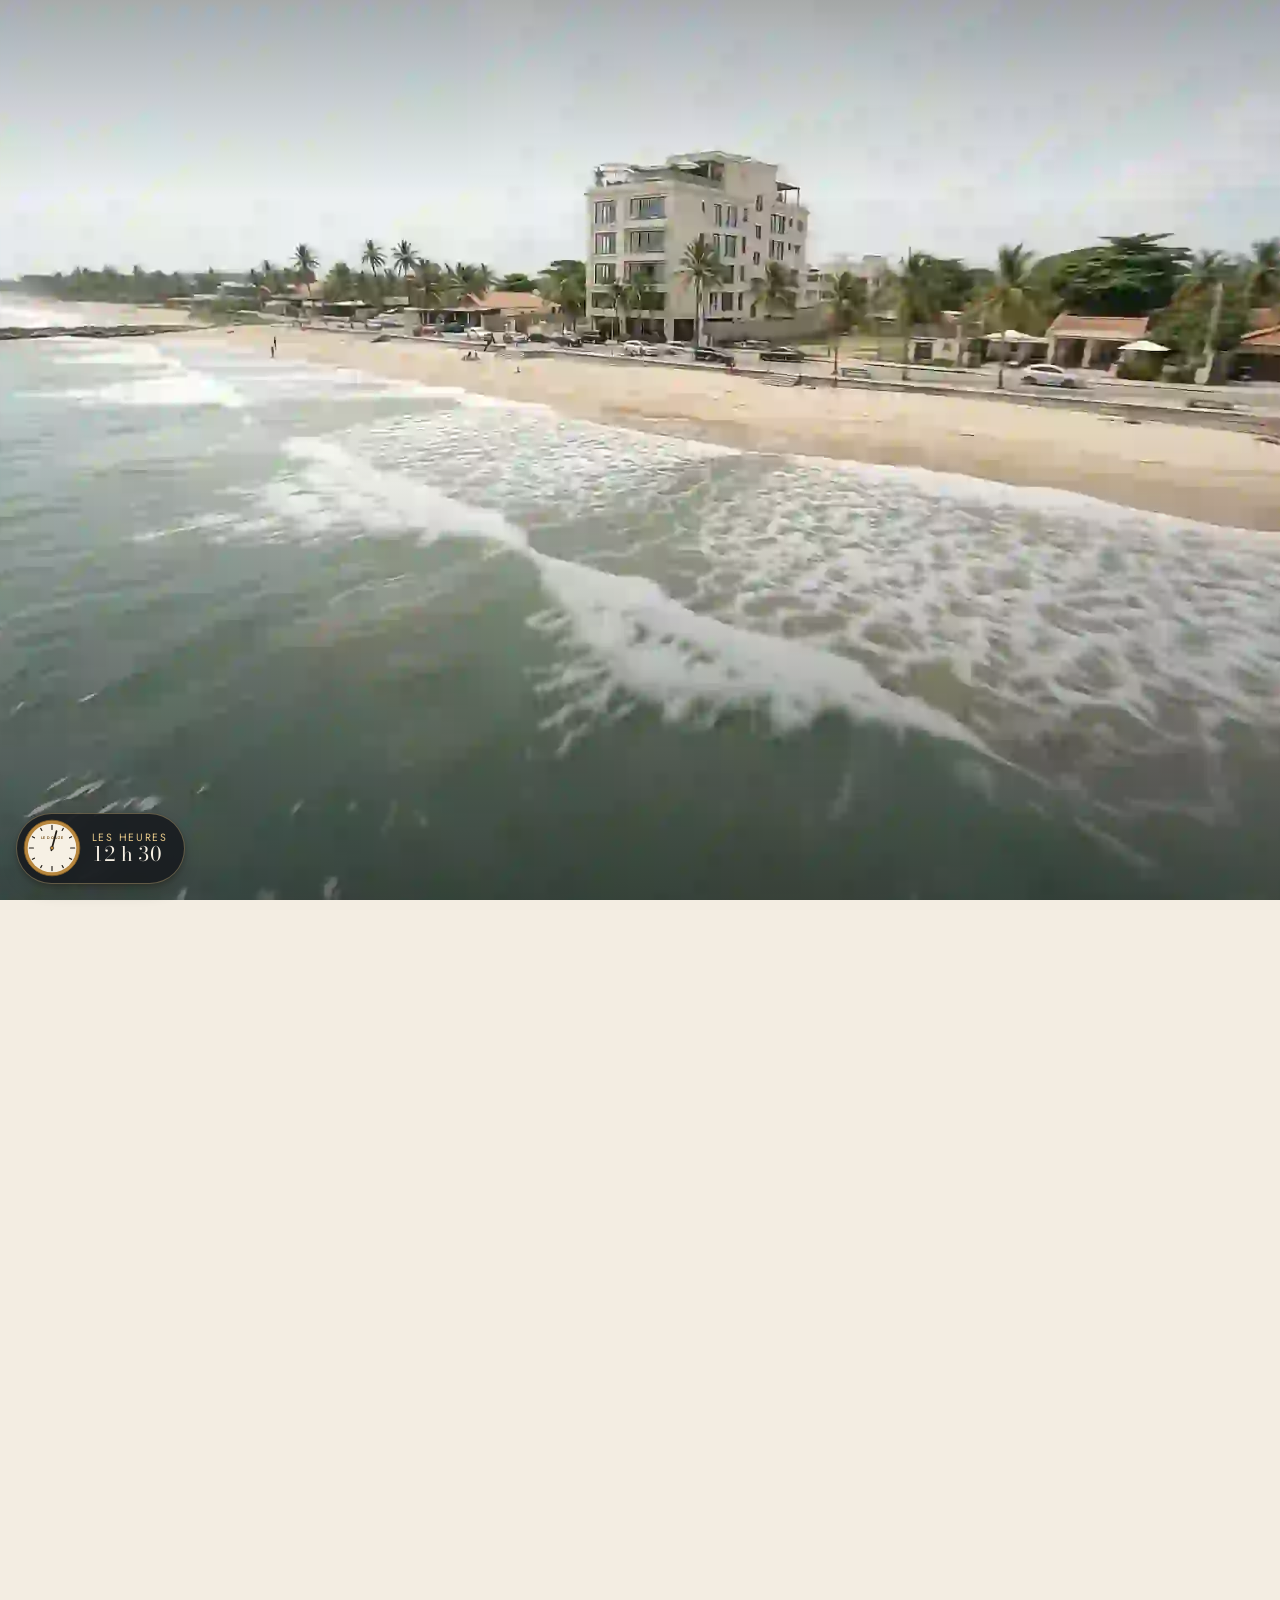
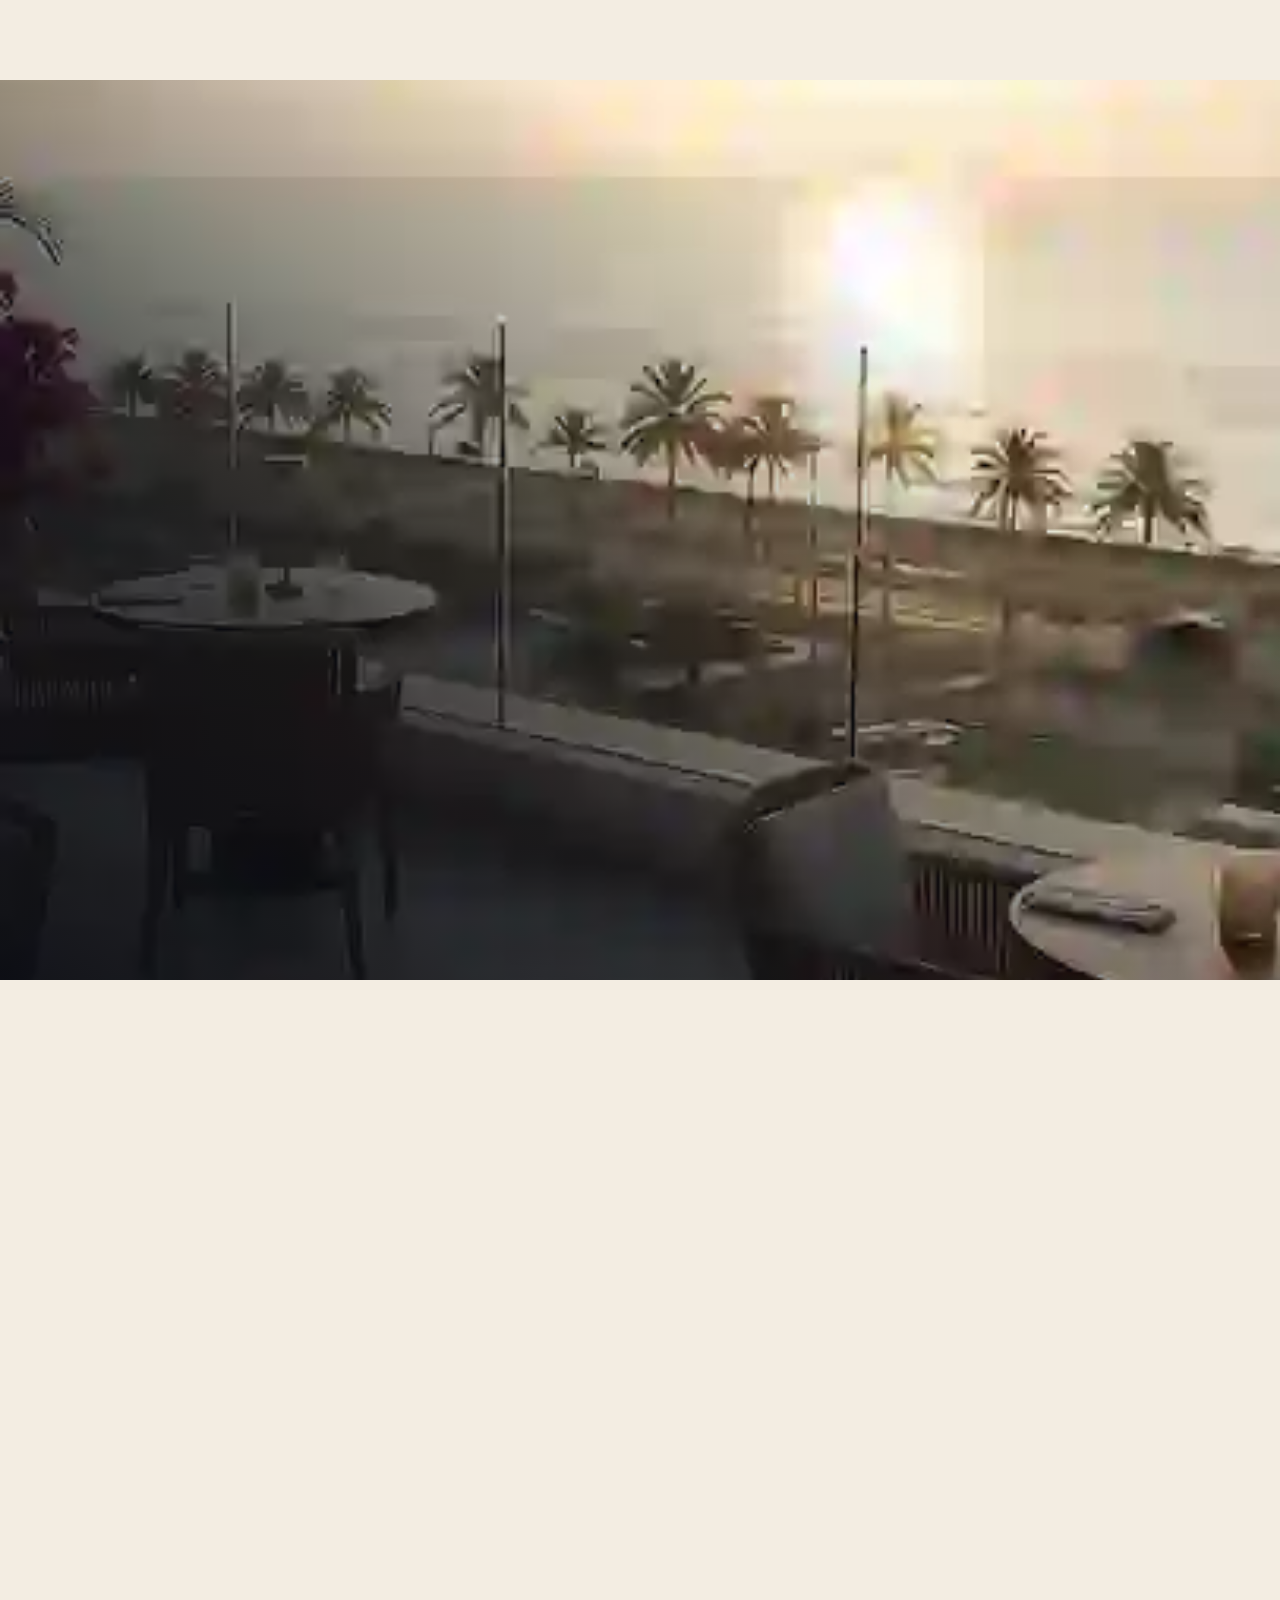
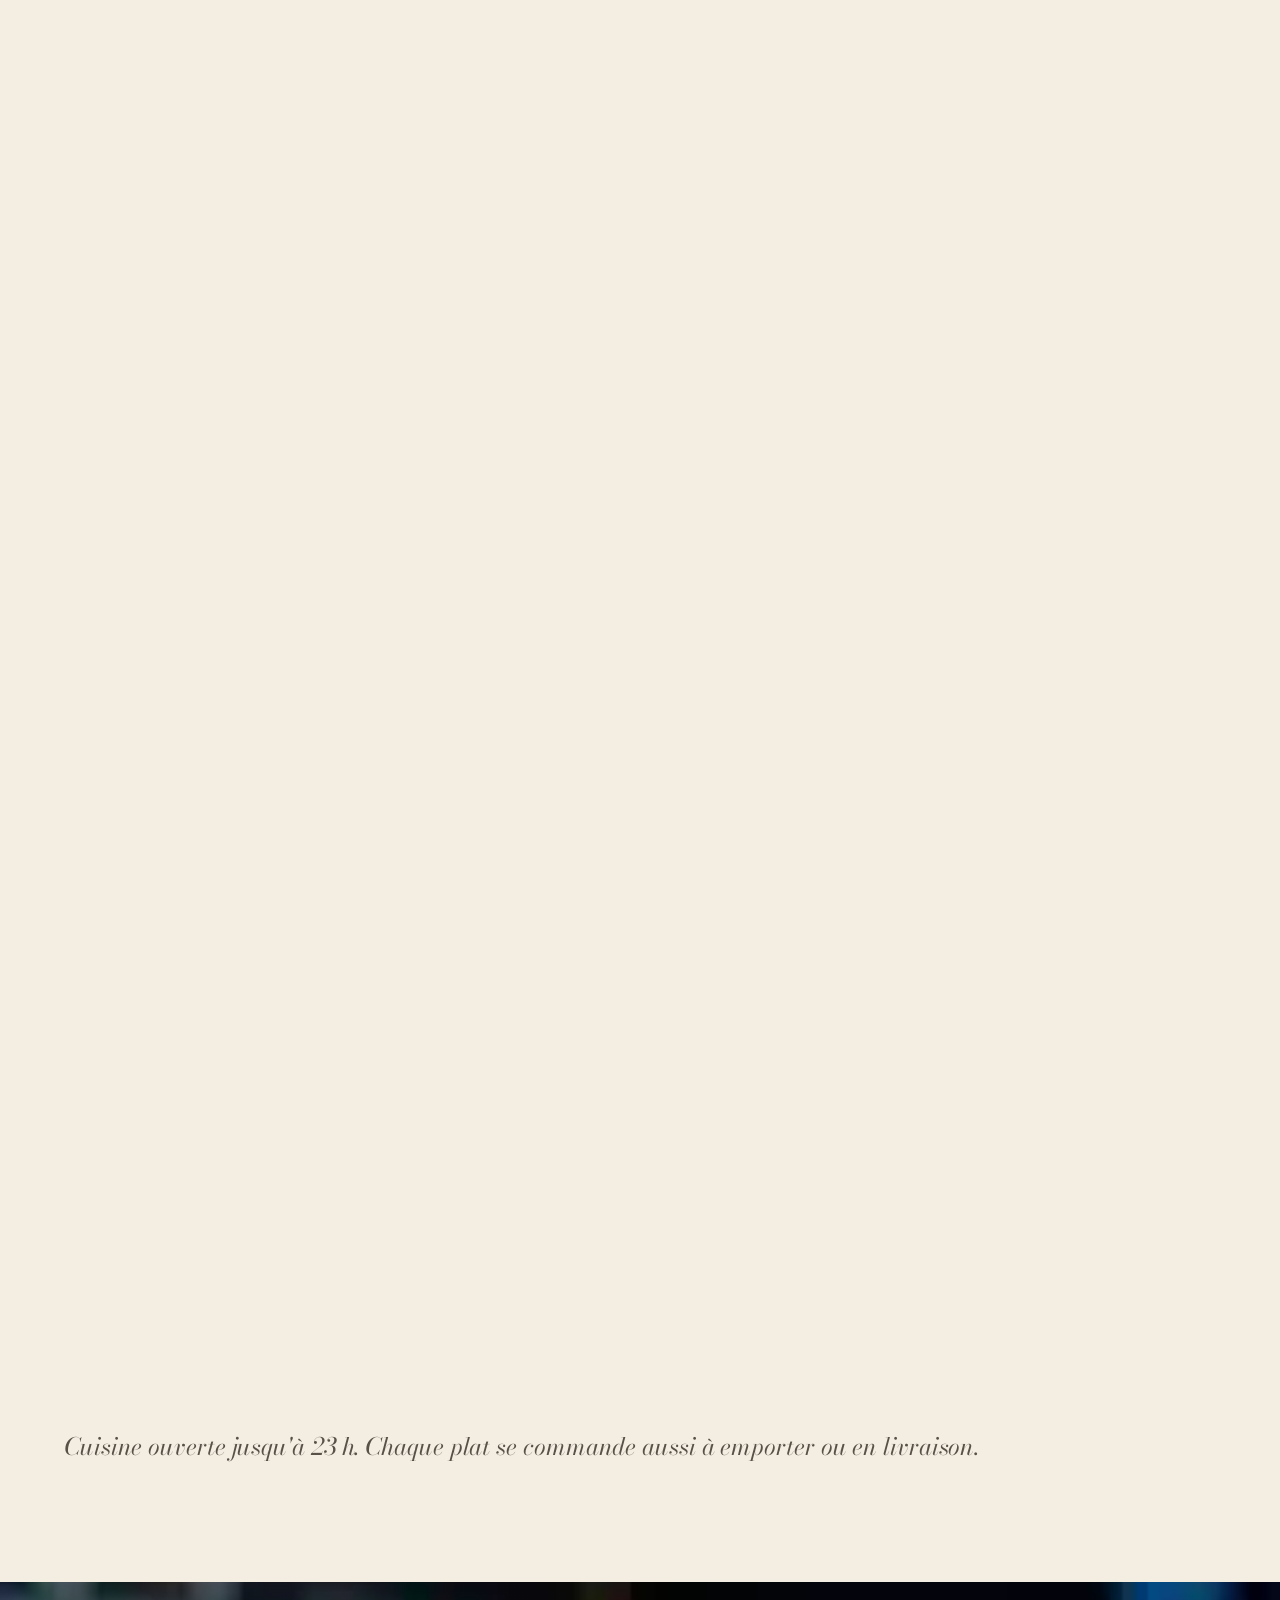
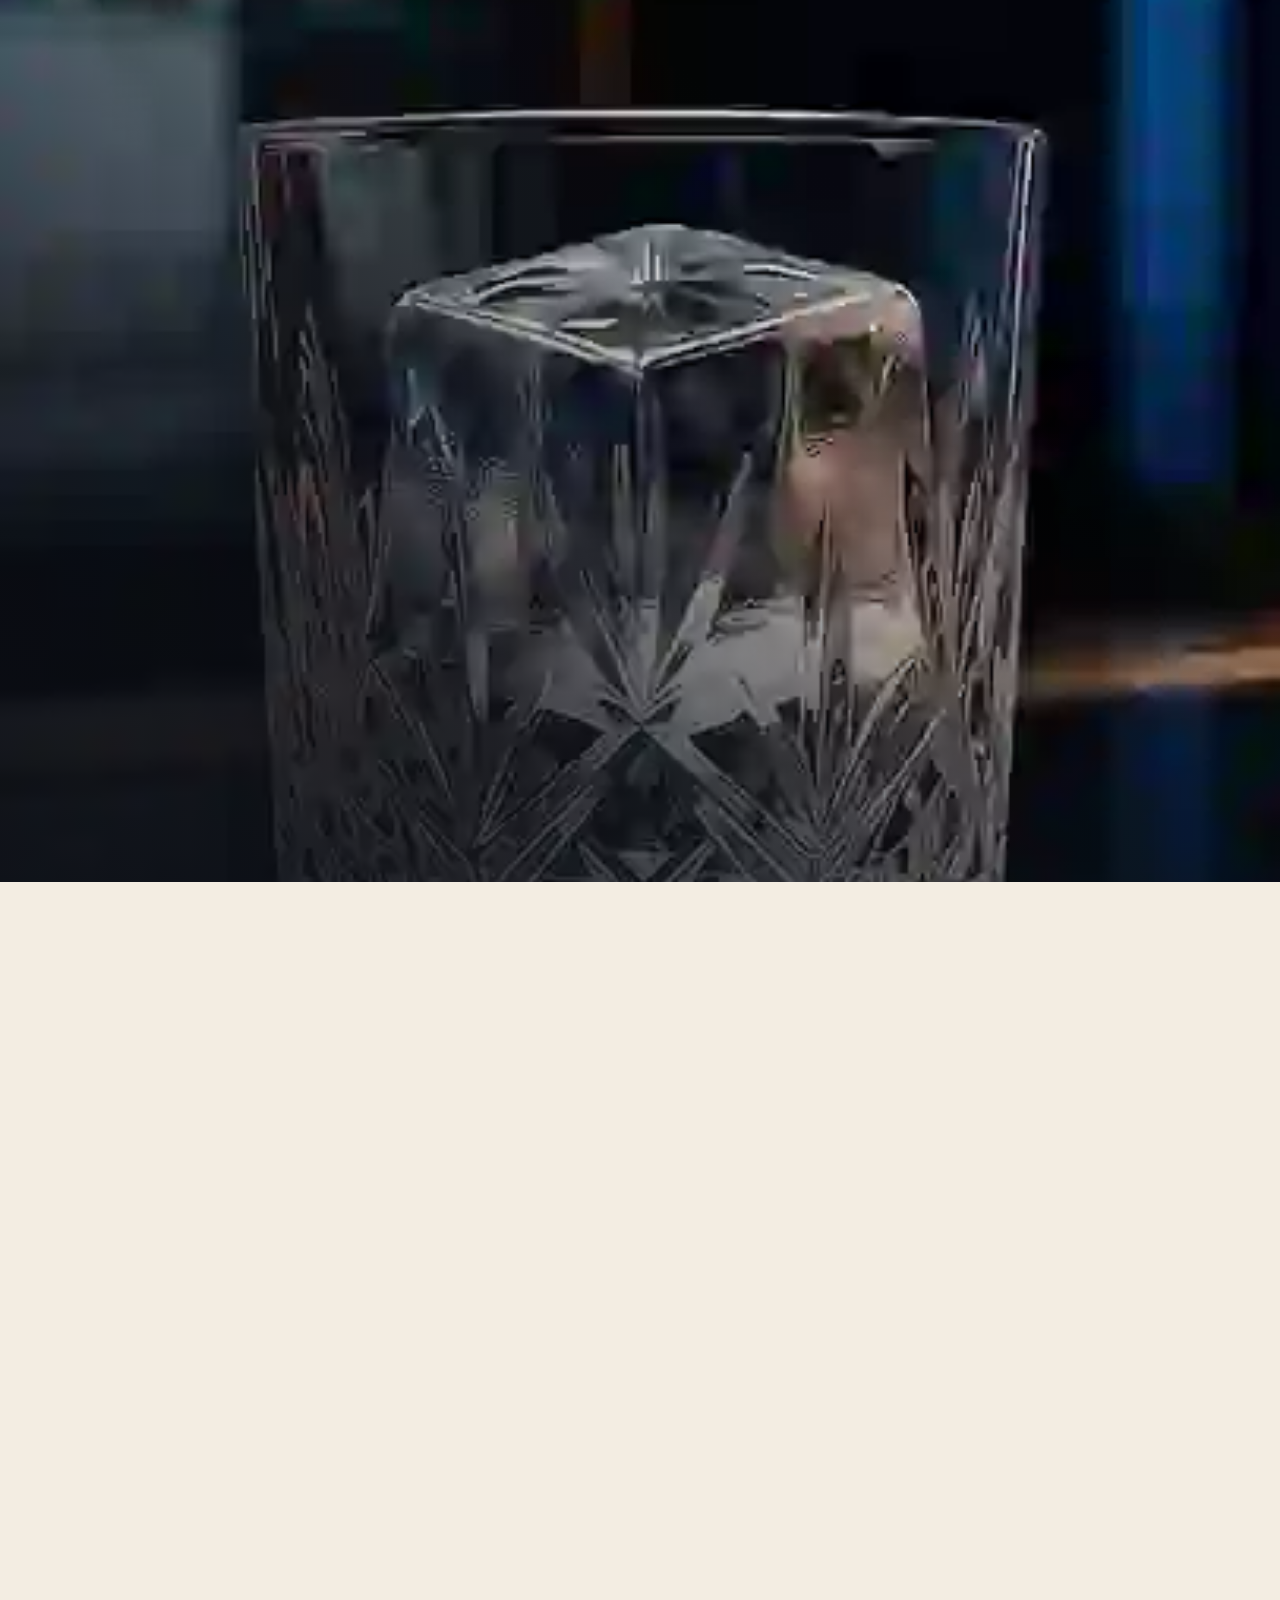
<file: vol/index.html>
<!doctype html>
<html lang="fr">
<head>
<meta charset="utf-8">
<title>Le Douze</title>
<meta name="robots" content="noindex, nofollow">
<!-- Le vol a rejoint la page d'accueil (2026-11-10) : cette adresse y mène. -->
<meta http-equiv="refresh" content="0; url=../">
<link rel="canonical" href="../">
</head>
<body><p><a href="../">Le Douze</a></p></body>
</html>
</file>
<file: scrollcraft.css>
/* ============================================================================
   scrollcraft.css: the taste floor
   ----------------------------------------------------------------------------
   Two layers, and the split matters:

     TOKENS   what you override per brand. Colour roles, the type ramp, the
              spacing scale, elevation, motion. A brand is ~12 values.
     DEVICES  what the engine drives. Do not restyle these to taste; they are
              the mechanism. Style your own markup instead.

   Nothing here draws a "component". There are no card, badge, or pill classes,
   because a stylesheet that ships those is how every page built on it ends up
   with the same shapes. You get a floor and a vocabulary; the composition is
   yours.
   ========================================================================== */

/* ---------------------------------------------------------------- tokens -- */
:root {
  /* --- colour roles. Override these six and the page is rebranded. -------- */
  --sc-canvas:      #08090b;   /* the page ground. Drift interpolates this.   */
  --sc-surface:     #101217;   /* anything raised off the ground             */
  --sc-ink:         #f4f2ef;   /* primary text                               */
  --sc-ink-soft:    #9a9ba1;   /* secondary text. Tinted, never flat gray.   */
  --sc-accent:      #d8ff3e;   /* ONE accent. It owns a region, not confetti. */
  --sc-accent-ink:  #08090b;   /* text that sits on the accent               */

  --sc-hairline:    color-mix(in oklab, var(--sc-ink) 12%, transparent);
  --sc-hairline-strong: color-mix(in oklab, var(--sc-ink) 22%, transparent);

  /* --- type. Two families max. Display carries voice, text carries prose. - */
  --sc-font-display: "Instrument Sans", "Geist", system-ui, sans-serif;
  --sc-font-text:    "Geist", system-ui, sans-serif;
  --sc-font-mono:    "Geist Mono", ui-monospace, monospace;

  /* Fluid ramp. Tracking tightens as size grows because a face set at 6rem
     with 0 tracking reads loose; this is optical correction, not decoration. */
  --sc-t-xs:   clamp(0.75rem, 0.72rem + 0.15vw, 0.82rem);
  --sc-t-sm:   clamp(0.875rem, 0.84rem + 0.18vw, 0.95rem);
  --sc-t-base: clamp(1rem, 0.96rem + 0.22vw, 1.125rem);
  --sc-t-lg:   clamp(1.2rem, 1.1rem + 0.5vw, 1.5rem);
  --sc-t-xl:   clamp(1.6rem, 1.35rem + 1.2vw, 2.25rem);
  --sc-t-2xl:  clamp(2.1rem, 1.6rem + 2.4vw, 3.4rem);
  --sc-t-3xl:  clamp(2.8rem, 1.9rem + 4.2vw, 5rem);
  --sc-t-4xl:  clamp(3.4rem, 1.9rem + 6.6vw, 7.5rem);

  --sc-track-tight:  -0.035em;
  --sc-track-snug:   -0.02em;
  --sc-track-normal: -0.005em;
  --sc-track-wide:    0.08em;

  --sc-leading-none: 0.94;
  --sc-leading-tight: 1.06;
  --sc-leading-body: 1.62;

  --sc-measure: 62ch;

  /* --- space. 4px base: the useful middle steps an 8-only scale misses. --- */
  --sc-1: 0.25rem;  --sc-2: 0.5rem;   --sc-3: 0.75rem;  --sc-4: 1rem;
  --sc-5: 1.5rem;   --sc-6: 2rem;     --sc-7: 3rem;     --sc-8: 4rem;
  --sc-9: 6rem;     --sc-10: 8rem;    --sc-11: 12rem;

  /* Section rhythm is fluid so a phone doesn't inherit desktop air. */
  --sc-section: clamp(4.5rem, 9vw, 11rem);
  --sc-gutter:  clamp(1.25rem, 5vw, 5.5rem);
  --sc-maxw:    82rem;

  /* --- radius. Pick one scale for the page and hold it. ------------------- */
  --sc-r-sm: 6px;  --sc-r-md: 12px;  --sc-r-lg: 20px;  --sc-r-pill: 999px;

  /* --- elevation. Every shadow has an offset AND a soft blur, and is tinted
         to the canvas hue. A zero-offset coloured halo is decoration, not
         depth, so there isn't one here. ---------------------------------- */
  --sc-shadow-color: 220 40% 2%;
  --sc-e1: 0 1px 2px hsl(var(--sc-shadow-color) / 0.28),
           0 2px 6px -1px hsl(var(--sc-shadow-color) / 0.20);
  --sc-e2: 0 2px 4px hsl(var(--sc-shadow-color) / 0.24),
           0 8px 18px -4px hsl(var(--sc-shadow-color) / 0.30);
  --sc-e3: 0 4px 8px hsl(var(--sc-shadow-color) / 0.22),
           0 18px 40px -8px hsl(var(--sc-shadow-color) / 0.38),
           0 48px 90px -24px hsl(var(--sc-shadow-color) / 0.30);

  /* Edge light: a 1px top highlight sells a raised surface better than any
     amount of blur, because real raised things catch light on their lip. */
  --sc-edge: inset 0 1px 0 color-mix(in oklab, var(--sc-ink) 10%, transparent);

  /* --- motion. Built-in CSS easings are too weak for UI. ------------------ */
  --sc-ease-out:    cubic-bezier(0.23, 1, 0.32, 1);
  --sc-ease-in-out: cubic-bezier(0.77, 0, 0.175, 1);
  --sc-ease-drawer: cubic-bezier(0.32, 0.72, 0, 1);
  --sc-d-fast: 160ms;  --sc-d-base: 240ms;  --sc-d-slow: 420ms;

  --sc-z-stage: 1; --sc-z-copy: 20; --sc-z-chrome: 60;
}

/* --------------------------------------------------------------- reset -- */
*, *::before, *::after { box-sizing: border-box; }
html { -webkit-text-size-adjust: 100%; scroll-behavior: smooth; }
@media (prefers-reduced-motion: reduce) { html { scroll-behavior: auto; } }

body {
  margin: 0;
  background: var(--sc-canvas);
  color: var(--sc-ink);
  font-family: var(--sc-font-text);
  font-size: var(--sc-t-base);
  line-height: var(--sc-leading-body);
  letter-spacing: var(--sc-track-normal);
  -webkit-font-smoothing: antialiased;
  text-rendering: optimizeLegibility;
  font-synthesis-weight: none;
  overflow-x: clip;
}
img, video, canvas, svg { display: block; max-width: 100%; }
button, input, select, textarea { font: inherit; color: inherit; }

/* ------------------------------------------------- the browser surfaces --
   The parts you did not draw still carry the design. Selection, caret, focus
   ring, scrollbar and tabular numerals all ship with defaults that belong to no
   design system. Theming them is the cheapest signal that a page was built
   rather than assembled, and it is the step that gets skipped most reliably. */
::selection { background: var(--sc-accent); color: var(--sc-accent-ink); }
:root { caret-color: var(--sc-accent); accent-color: var(--sc-accent); }
:focus-visible {
  outline: 2px solid var(--sc-accent);
  outline-offset: 3px;
  border-radius: var(--sc-r-sm);
}
:where(a) { color: inherit; text-decoration-thickness: 1px; text-underline-offset: 0.22em; }
@supports (scrollbar-color: auto) {
  html { scrollbar-color: color-mix(in oklab, var(--sc-ink) 26%, transparent) transparent; scrollbar-width: thin; }
}
:where(table, .sc-nums, [data-sc-count]) { font-variant-numeric: tabular-nums; }

/* ----------------------------------------------------------- typography -- */
.sc-display {
  font-family: var(--sc-font-display);
  font-weight: 500;
  line-height: var(--sc-leading-none);
  letter-spacing: var(--sc-track-tight);
  text-wrap: balance;
  margin: 0;
}
.sc-display--xl { font-size: var(--sc-t-4xl); }
.sc-display--lg { font-size: var(--sc-t-3xl); }
.sc-display--md { font-size: var(--sc-t-2xl); letter-spacing: var(--sc-track-snug); }
.sc-lede {
  font-size: var(--sc-t-lg);
  line-height: 1.44;
  letter-spacing: var(--sc-track-snug);
  color: var(--sc-ink);
  max-width: 46ch;
  text-wrap: pretty;
  margin: 0;
}
.sc-body { max-width: var(--sc-measure); color: var(--sc-ink-soft); text-wrap: pretty; margin: 0; }
.sc-label {
  font-family: var(--sc-font-mono);
  font-size: var(--sc-t-xs);
  letter-spacing: var(--sc-track-wide);
  text-transform: uppercase;
  color: var(--sc-ink-soft);
}

/* ---------------------------------------------------------------- layout -- */
.sc-wrap { width: 100%; max-width: var(--sc-maxw); margin-inline: auto; padding-inline: var(--sc-gutter); }
.sc-section { padding-block: var(--sc-section); }
/* More space above a heading than below it: the gap belongs to the boundary,
   not to the pair. */
.sc-stack > * + * { margin-top: var(--sc-4); }
.sc-stack > :is(h1,h2,h3) { margin-top: var(--sc-7); }
.sc-stack > :is(h1,h2,h3):first-child { margin-top: 0; }
.sc-rule { height: 1px; border: 0; background: var(--sc-hairline); margin: 0; }

/* =============================================================== DEVICES ==
   Driven by the engine. Restyle your own markup, not these.                */

.sc-act--pinned { position: relative; }
.sc-stage {
  position: sticky; top: 0;
  height: 100vh; height: 100svh;
  overflow: clip;
  z-index: var(--sc-z-stage);
}

/* scrub / sequence media */
.sc-stage :is(video[data-sc-scrub], canvas[data-sc-sequence], .sc-stage__poster) {
  position: absolute; inset: 0;
  width: 100%; height: 100%;
  object-fit: cover;
}
video[data-sc-scrub] { opacity: 0; transition: opacity 380ms var(--sc-ease-out); }
.sc-has-clip video[data-sc-scrub] { opacity: 1; }
/* The poster is a live frame-holder, not a placeholder: it stays up until a
   real video frame has painted, which is what stops the blank-stage flash. */
.sc-stage__poster { z-index: 0; transition: opacity 380ms var(--sc-ease-out); }
.sc-has-clip .sc-stage__poster { opacity: 0; }

/* A scrim only where text sits. A full-frame darkening layer flattens the
   image everywhere to fix contrast in one corner. */
.sc-scrim {
  position: absolute; inset: 0; pointer-events: none; z-index: 1;
  background: linear-gradient(
    var(--sc-scrim-angle, 180deg),
    color-mix(in oklab, var(--sc-canvas) var(--sc-scrim-a, 78%), transparent) 0%,
    color-mix(in oklab, var(--sc-canvas) 30%, transparent) 42%,
    transparent 68%);
}
/* Point the scrim at the copy. A scrim gradient that darkens the top while the
   copy sits at the bottom fixes contrast nowhere and flattens the image
   everywhere, which is the most common way text-over-video goes wrong. */
.sc-scrim--bottom { --sc-scrim-angle: 0deg; }
.sc-scrim--left   { --sc-scrim-angle: 90deg; }
.sc-scrim--right  { --sc-scrim-angle: 270deg; }

/* Corner scrims, for copy anchored to a corner. An edge gradient has to darken
   a whole band across the frame to cover one corner; a corner gradient puts the
   density where the text is and leaves the rest of the image alone. Pair with
   .sc-copy--lead / .sc-copy--trail. */
.sc-scrim--lead {
  background: linear-gradient(to top right,
    color-mix(in oklab, var(--sc-canvas) 94%, transparent) 0%,
    color-mix(in oklab, var(--sc-canvas) 72%, transparent) 30%,
    color-mix(in oklab, var(--sc-canvas) 30%, transparent) 52%,
    transparent 72%);
}
.sc-scrim--trail {
  background: linear-gradient(to top left,
    color-mix(in oklab, var(--sc-canvas) 94%, transparent) 0%,
    color-mix(in oklab, var(--sc-canvas) 72%, transparent) 30%,
    color-mix(in oklab, var(--sc-canvas) 30%, transparent) 52%,
    transparent 72%);
}
/* A band across the bottom, for copy that spans the full width of the frame.
   That is what both corner anchors become below 860px, and it is also the right
   shape whenever the copy block is wider than a corner. */
.sc-scrim--band {
  background: linear-gradient(to top,
    color-mix(in oklab, var(--sc-canvas) 94%, transparent) 0%,
    color-mix(in oklab, var(--sc-canvas) 74%, transparent) 22%,
    color-mix(in oklab, var(--sc-canvas) 30%, transparent) 42%,
    transparent 58%);
}
.sc-scrim--vignette {
  background: radial-gradient(120% 90% at 50% 45%, transparent 40%,
              color-mix(in oklab, var(--sc-canvas) 70%, transparent) 100%);
}

/* copy over a stage.
   max-width is in rem, never ch. A `ch` on this container resolves against the
   CONTAINER's font-size (body size), not the display size of the heading inside
   it, so `max-width: 20ch` here silently produces a ~180px column and wraps a
   hero headline to six lines. Set a ch measure on the text element itself. */
.sc-copy {
  position: absolute; z-index: var(--sc-z-copy);
  inset-inline: var(--sc-gutter);
  max-width: min(46rem, 76vw);
  will-change: opacity, transform;
}
.sc-copy--lead   { left: var(--sc-gutter); bottom: clamp(3rem, 12vh, 9rem); }
/* inset-inline FIRST. It is the shorthand for left+right, so declaring it after
   `left: 50%` resets left to auto and the block drifts off the left edge. */
.sc-copy--center { inset-inline: auto; left: 50%; top: 50%; translate: -50% -50%; text-align: center; }
.sc-copy--trail  { inset-inline: auto; right: var(--sc-gutter); bottom: clamp(3rem, 12vh, 9rem); text-align: right; }

/* cue defaults: the engine writes opacity/transform inline, these are the
   pre-paint state so nothing flashes before the first read() */
[data-sc-cue] { opacity: 0; will-change: opacity, transform; }
.sc-ready [data-sc-cue] { transition: none; }

/* kinetic split */
.sc-split { display: inline-block; overflow: hidden; vertical-align: top; }
/* Descenders live below the baseline; a line mask clipped to the line box eats
   the tails off g, y, p, j. The padding buys them room back. */
.sc-split--line { display: block; padding-bottom: 0.14em; margin-bottom: -0.14em; }
.sc-split__i { display: inline-block; will-change: transform, opacity; }
.sc-is-split { opacity: 1 !important; }

/* horizontal rail */
[data-sc-pan] { display: flex; will-change: transform; }

/* reveal + parallax */
[data-sc-reveal] { will-change: clip-path; }
[data-sc-parallax] { will-change: transform; }

/* flow reveal (fires once) */
[data-sc-in], [data-sc-stagger] > * {
  opacity: 0;
  transform: translate3d(0, 14px, 0);
  transition: opacity 620ms var(--sc-ease-out), transform 620ms var(--sc-ease-out);
}
[data-sc-in].sc-in, [data-sc-stagger] > .sc-in { opacity: 1; transform: none; }

/* pointer devices */
[data-sc-tilt] { transform-style: preserve-3d; will-change: transform; }
[data-sc-magnet] { will-change: transform; }
/* isolation always; position only if nothing more specific already set it.
   Written with :where() (zero specificity) on purpose: a plain `position:
   relative` here has the same weight as `.sc-stage` and, being later in the
   file, silently wins. A stage carrying both attributes then stops being
   sticky and the whole act scrolls away instead of pinning. */
[data-sc-spotlight] { isolation: isolate; }
:where([data-sc-spotlight]) { position: relative; }
[data-sc-spotlight]::after {
  content: ""; position: absolute; inset: 0; pointer-events: none; z-index: 2;
  background: radial-gradient(
    28rem 28rem at calc(var(--sc-mx, 0.5) * 100%) calc(var(--sc-my, 0.5) * 100%),
    color-mix(in oklab, var(--sc-accent) 16%, transparent), transparent 70%);
  opacity: 0; transition: opacity var(--sc-d-slow) var(--sc-ease-out);
}
[data-sc-spotlight]:hover::after { opacity: 1; }

/* =========================================================== WORLDFLIGHT ==
   One fixed stage for the whole page. The only thing in document flow is the
   spacer, and it is empty. If you find yourself adding a section here, you want
   act mode instead: the moment a real block scrolls past the fixed stage, the
   page has a seam again and the whole point is gone.                        */

[data-sc-mode="worldflight"] { position: relative; }

.sc-world {
  position: fixed; inset: 0;
  overflow: clip;
  z-index: var(--sc-z-stage);
  background: var(--sc-canvas);
}

/* Every leg is mounted for the life of the page and stacked in the same box.
   The engine owns opacity, visibility and z-index here; do not set them. */
.sc-world__seg {
  position: absolute; inset: 0;
  opacity: 0;
  will-change: opacity;
}
.sc-world__seg > :is(video, img, canvas) {
  position: absolute; inset: 0;
  width: 100%; height: 100%;
  object-fit: cover;
}
/* The poster is the frame-holder AND the first camera move: the engine pushes
   it in slowly until a real decoded frame is available to replace it. */
.sc-world__poster {
  z-index: 0;
  transform-origin: 50% 50%;
  transition: opacity 420ms var(--sc-ease-out);
}
.sc-world__seg > video { z-index: 1; }
.sc-world__seg.sc-has-clip .sc-world__poster { opacity: 0; }
/* The act stylesheet lights a clip through its ancestor act. A worldflight leg
   has no act, so match the class the engine also writes on the clip itself. */
video[data-sc-scrub].sc-has-clip { opacity: 1; }

/* The copy layer is fixed too, and inert by default: the engine hands
   pointer-events back to a block only while it is actually legible. */
.sc-world__copy {
  position: fixed; inset: 0;
  z-index: var(--sc-z-copy);
  pointer-events: none;
}
.sc-world__scrim { position: absolute; inset: 0; pointer-events: none; z-index: 0; }
[data-sc-copy] {
  opacity: 0;
  pointer-events: none;
  will-change: opacity, transform;
}
.sc-ready [data-sc-copy] { transition: none; }

/* The track. Empty on purpose. */
.sc-world__spacer { pointer-events: none; }

/* scroll progress */
[data-sc-progress] {
  position: fixed; inset: 0 0 auto 0; height: 2px; z-index: var(--sc-z-chrome);
  background: var(--sc-accent); transform-origin: 0 50%; transform: scaleX(0);
  will-change: transform;
}

/* ----------------------------------------------------------- atmosphere --
   Depth is not only shadow. Grain keeps a flat dark ground from banding, and
   it is the difference between "a dark page" and "a lit room". */
.sc-grain { position: fixed; inset: 0; pointer-events: none; z-index: 3; opacity: 0.045; }
.sc-grain::before {
  content: ""; position: absolute; inset: -50%;
  background-image: url("data:image/svg+xml;utf8,<svg xmlns='http://www.w3.org/2000/svg' width='140' height='140'><filter id='n'><feTurbulence type='fractalNoise' baseFrequency='0.85' numOctaves='3'/></filter><rect width='140' height='140' filter='url(%23n)'/></svg>");
}

/* -------------------------------------------------------- reduced motion -- */
@media (prefers-reduced-motion: reduce) {
  /* Fewer and gentler, not zero. Opacity still carries the reveal so the page
     is comprehensible; every position change is dropped. */
  [data-sc-in], [data-sc-stagger] > * { transform: none; transition-duration: 220ms; }
  [data-sc-parallax], [data-sc-pan], .sc-split__i { transform: none !important; }
  /* A wipe is a position change too. Show reveal content settled. */
  [data-sc-reveal] { clip-path: none !important; }
  /* A rail's transform IS its navigation, not decoration. Zeroing it the way
     parallax and kinetic type are zeroed parks the act on its first screenful
     and makes everything past the fold unreachable: a device degrading into
     missing content. Hand the travel back to the reader as an ordinary scroll
     region instead, so the same items are all still gettable without motion.
     A build that would rather re-lay the rail out as a grid can still do that;
     this is the floor, not the ceiling. */
  [data-sc-act="pan"] .sc-stage,
  [data-sc-act="pan"] [data-sc-stage] {
    overflow-x: auto; overflow-y: hidden;
    overscroll-behavior-x: contain;
    scroll-snap-type: x proximity;
  }
  [data-sc-pan] > * { scroll-snap-align: center; }
  [data-sc-spotlight]::after { display: none; }
  /* A worldflight keeps its whole story here. No clip is ever fetched, so the
     posters are the film, and they cross-dissolve through exactly the same
     seams at exactly the same scroll positions. The push-in and the copy drift
     are the only things that go. */
  .sc-world__poster, [data-sc-copy] { transform: none !important; }
}

/* --------------------------------------------------------------- mobile -- */
@media (max-width: 860px) {
  .sc-copy { inset-inline: var(--sc-gutter); max-width: none; }
  .sc-copy--trail { text-align: left; }
  .sc-stage { height: 100svh; }
  /* .sc-copy--trail re-anchors to the left and spans the full width here, so a
     bottom-RIGHT corner gradient darkens the one corner the copy just left and
     guarantees a contrast failure over any bright clip. Point the density at
     the copy: the same band .sc-scrim--band paints. */
  .sc-scrim--trail {
    background: linear-gradient(to top,
      color-mix(in oklab, var(--sc-canvas) 94%, transparent) 0%,
      color-mix(in oklab, var(--sc-canvas) 74%, transparent) 22%,
      color-mix(in oklab, var(--sc-canvas) 30%, transparent) 42%,
      transparent 58%);
  }
}
</file>
<file: douze.css>
/* =====================================================================
   Le Douze · feuille de style du projet.
   Le moteur scroll-craft (scrollcraft.css) n'est jamais modifié ; il est thémé par ses jetons.
   Les jetons de couleur suivent l'heure du récit : douze.js les réécrit sur :root au défilement
   (ivoire à midi, encre de nuit à minuit). Les valeurs ci-dessous sont celles de midi.
   ===================================================================== */

:root {
  --sc-canvas: #f3eee4;
  --sc-surface: #e8dfcf;
  --sc-ink: #1d1b17;
  --sc-ink-soft: #57514a;
  --sc-accent: #9b4422;
  --sc-accent-ink: #fbf7f0;

  --sc-font-display: "Bodoni Moda", "Didot", "Bodoni 72", Georgia, serif;
  --sc-font-text: "Jost", "Futura", system-ui, sans-serif;

  /* Matières des objets : elles ne changent pas avec l'heure (un laiton reste un laiton). */
  --laiton-clair: #e7c98a;
  --laiton: #b8873e;
  --laiton-sombre: #7e5a24;
  --laiton-grain: linear-gradient(135deg, #e3c27f 0%, #b8873e 38%, #e9cf95 58%, #a2742f 80%, #d4b06a 100%);
  --email: #f6f0e4;
  --papier: #fbf7ef;
  --encre-objet: #221d17;
  --rouge-ephemeride: #a3412a;
  --flamme: #ffb347;

  --sc-r-sm: 2px; --sc-r-md: 4px; --sc-r-lg: 6px;
  --sc-shadow-color: 30 30% 8%;
}

html { background: var(--sc-canvas); }
body {
  background: var(--sc-canvas);
  color: var(--sc-ink);
  font-family: var(--sc-font-text);
  font-weight: 400;
  -webkit-font-smoothing: antialiased;
}
img { display: block; max-width: 100%; height: auto; }   /* height:auto : sans lui, l'attribut height prime sur aspect-ratio */
.sc-display { font-family: var(--sc-font-display); font-weight: 400; font-variation-settings: "opsz" 96; letter-spacing: -0.01em; }
.sc-lede { font-family: var(--sc-font-text); font-weight: 400; }
abbr { text-decoration: none; }

.evitement { position: absolute; left: 1rem; top: -4rem; z-index: 100; padding: .6rem 1rem; background: var(--encre-objet); color: var(--papier); }
.evitement:focus { top: 1rem; }

.surtitre {
  margin: 0 0 var(--sc-4);
  font-family: var(--sc-font-text);
  font-size: var(--sc-t-xs);
  font-weight: 600;
  letter-spacing: .16em;
  text-transform: uppercase;
  color: var(--sc-accent);
}
.surtitre--clair { color: #f2c681; }

:focus-visible { outline: 2px solid var(--sc-accent); outline-offset: 4px; }

/* =====================================================================
   LA MONTRE : navigation fixe, en bas à gauche
   ===================================================================== */
.montre { position: fixed; left: max(1rem, env(safe-area-inset-left)); bottom: max(1rem, env(safe-area-inset-bottom)); z-index: 40; transition: opacity .35s ease, translate .35s ease; }
.reserver-visible .montre { opacity: 0; translate: 0 1rem; pointer-events: none; }
.montre__boitier {
  display: flex; align-items: center; gap: .7rem;
  padding: .35rem 1rem .35rem .35rem;
  background: rgb(20 22 28 / .82);
  -webkit-backdrop-filter: blur(10px); backdrop-filter: blur(10px);
  border: 1px solid rgb(231 201 138 / .35);
  border-radius: 999px;
  color: var(--email);
  cursor: pointer;
  box-shadow: var(--sc-e2);
  font: inherit;
}
.montre__cadran { width: 58px; height: 58px; flex: none; }
.montre__lunette { fill: var(--laiton); stroke: var(--laiton-sombre); stroke-width: 1.5; }
.montre__fond { fill: var(--email); }
.montre__index path { stroke: var(--encre-objet); stroke-width: 2; stroke-linecap: round; }
.montre__marque { font-family: var(--sc-font-text); font-size: 6.4px; font-weight: 600; letter-spacing: .14em; text-anchor: middle; fill: var(--laiton-sombre); }
.montre__aiguille { stroke: var(--encre-objet); stroke-width: 3; stroke-linecap: round; transform-box: view-box; transform-origin: 50px 50px; }
.montre__axe { fill: var(--laiton); stroke: var(--encre-objet); stroke-width: 1; }
.montre__lecture { display: grid; text-align: left; line-height: 1.1; }
.montre__libelle { font-size: .66rem; letter-spacing: .16em; text-transform: uppercase; color: var(--laiton-clair); }
.montre__heure { font-family: var(--sc-font-display); font-size: 1.25rem; font-variant-numeric: lining-nums tabular-nums; }
.montre__boitier:hover .montre__lunette, .montre__boitier[aria-expanded="true"] .montre__lunette { fill: var(--laiton-clair); }

.montre__heures {
  position: absolute; left: 0; bottom: calc(100% + .6rem);
  margin: 0; padding: .6rem; list-style: none;
  min-width: 15rem;
  background: rgb(20 22 28 / .92);
  -webkit-backdrop-filter: blur(12px); backdrop-filter: blur(12px);
  border: 1px solid rgb(231 201 138 / .3);
  border-radius: 14px;
  box-shadow: var(--sc-e3);
}
.montre__heures a {
  display: flex; align-items: baseline; gap: .9rem;
  padding: .6rem .7rem; border-radius: 8px;
  color: var(--email); text-decoration: none; font-size: .98rem;
}
.montre__heures a span { width: 4.2rem; flex: none; font-family: var(--sc-font-display); color: var(--laiton-clair); font-variant-numeric: lining-nums; }
.montre__heures a:hover, .montre__heures a:focus-visible, .montre__heures a[aria-current] { background: rgb(231 201 138 / .14); }
.montre__heures a[aria-current] span::before { content: ""; display: inline-block; width: .4rem; height: .4rem; margin-right: .4rem; border-radius: 50%; background: var(--laiton-clair); vertical-align: middle; }

/* =====================================================================
   1 · LE DÉJEUNER
   ===================================================================== */
.acte--dejeuner [data-sc-stage] { overflow: hidden; }
.dejeuner__photo {
  position: absolute; inset: 0; width: 100%; height: 100%; object-fit: cover; object-position: 60% 50%;
  /* L'après-midi passe : la lumière se réchauffe pendant que l'heure avance. */
  filter: sepia(calc(var(--sc-p, 0) * .32)) saturate(calc(1 + var(--sc-p, 0) * .2)) brightness(calc(1 - var(--sc-p, 0) * .05));
}
.dejeuner__voile {
  position: absolute; inset: 0; pointer-events: none;
  background:
    linear-gradient(100deg, rgb(243 238 228 / .9) 0%, rgb(243 238 228 / .72) 30%, rgb(243 238 228 / .18) 52%, rgb(243 238 228 / 0) 64%),
    linear-gradient(180deg, rgb(243 238 228 / .35) 0%, rgb(243 238 228 / 0) 30%),
    /* Le coin où s'écrit « Puis le soleil descend vers l'océan. » : la nappe blanche et le canapé
       se croisent là, aucune encre ne s'y lit sans ce voile. */
    radial-gradient(ellipse 46% 50% at 100% 100%, rgb(243 238 228 / .97) 0%, rgb(243 238 228 / .9) 50%, rgb(243 238 228 / 0) 100%);
}
.dejeuner__copie {
  position: absolute; left: var(--sc-gutter); top: 50%; translate: 0 -50%;
  width: min(38rem, 46vw);
  padding-bottom: 3rem;
}
.heure-geante {
  margin: 0 0 .2em;
  font-family: var(--sc-font-display);
  font-weight: 400;
  /* Taille optique 30 et non 96 : à 96, le délié du « 4 » disparaît et 14 h 15 se lit 11 h 15. */
  font-variation-settings: "opsz" 30;
  font-size: min(clamp(4.5rem, 11vw, 10rem), 20svh);
  line-height: .9;
  letter-spacing: -.02em;
  font-variant-numeric: lining-nums tabular-nums;
  color: var(--sc-ink);
}
.heure-geante__h { font-style: italic; font-size: .42em; margin: 0 .12em; color: var(--sc-accent); vertical-align: .55em; }
.dejeuner__titre {
  margin: 0 0 var(--sc-4);
  font-family: var(--sc-font-display);
  font-style: italic;
  font-weight: 400;
  font-size: min(clamp(1.9rem, 1.2rem + 2.4vw, 3.4rem), 7svh);
  line-height: 1.05;
  letter-spacing: -.01em;
  max-width: 16ch;
  text-wrap: balance;
}
.dejeuner__phrase { margin: 0 0 var(--sc-6); max-width: 38ch; color: var(--sc-ink-soft); font-size: var(--sc-t-base); line-height: 1.55; text-wrap: pretty; }
.dejeuner__suite {
  position: absolute; right: var(--sc-gutter); bottom: clamp(5rem, 12vh, 8rem); margin: 0;
  max-width: 14ch; text-align: right;
  font-family: var(--sc-font-display); font-style: italic; font-size: var(--sc-t-2xl); line-height: 1.05;
  color: var(--sc-ink);
}

/* L'ascenseur : la plaque de laiton, son bouton rond, la flèche vers le toit. */
.ascenseur {
  display: inline-flex; align-items: center; gap: 1rem;
  color: var(--sc-ink); text-decoration: none;
  min-height: 56px;
}
.ascenseur__plaque {
  position: relative; display: grid; place-items: center; align-content: center; gap: .3rem;
  width: 62px; height: 92px; flex: none;
  background: var(--laiton-grain);
  border-radius: 9px;
  box-shadow: inset 0 1px 0 rgb(255 255 255 / .55), inset 0 -2px 4px rgb(80 50 10 / .35), 0 6px 16px -6px rgb(60 40 10 / .55);
}
.ascenseur__vis { position: absolute; left: 50%; width: 6px; height: 6px; margin-left: -3px; border-radius: 50%; background: radial-gradient(circle at 35% 35%, #f3dfae, #7e5a24); box-shadow: inset 0 0 0 .5px rgb(0 0 0 / .3); }
.ascenseur__vis:first-child { top: 7px; }
.ascenseur__vis:nth-child(2) { bottom: 7px; }
.ascenseur__bouton {
  display: grid; place-items: center;
  width: 36px; height: 36px; border-radius: 50%;
  background: radial-gradient(circle at 40% 35%, #3a3a3c, #121214);
  box-shadow: 0 0 0 3px #8a6428, 0 0 0 4px rgb(255 240 200 / .5), inset 0 2px 3px rgb(0 0 0 / .6);
  transition: background .25s ease, box-shadow .25s ease;
}
.ascenseur__bouton svg { width: 16px; height: 16px; fill: #d9c6a0; transition: fill .25s ease; }
.ascenseur__etage { font-size: .58rem; font-weight: 600; letter-spacing: .18em; text-transform: uppercase; color: #5a3f15; text-shadow: 0 1px 0 rgb(255 240 200 / .6); }
.ascenseur__txt {
  font-size: .86rem; font-weight: 600; letter-spacing: .14em; text-transform: uppercase;
  padding-bottom: .25rem;
  background: linear-gradient(currentColor, currentColor) 0 100% / 2.2rem 1px no-repeat;
  transition: background-size .35s ease;
}
.ascenseur:hover .ascenseur__bouton, .ascenseur:focus-visible .ascenseur__bouton, .ascenseur.ouverte .ascenseur__bouton {
  background: radial-gradient(circle at 40% 35%, #fff1c9, #ffbe55 60%, #e08a1e);
  box-shadow: 0 0 0 3px #8a6428, 0 0 14px 4px rgb(255 190 85 / .65), inset 0 1px 2px rgb(120 60 0 / .4);
}
.ascenseur:hover .ascenseur__bouton svg, .ascenseur:focus-visible .ascenseur__bouton svg, .ascenseur.ouverte .ascenseur__bouton svg { fill: #3b2205; }
.ascenseur:hover .ascenseur__txt, .ascenseur:focus-visible .ascenseur__txt { background-size: 100% 1px; }
.ascenseur:active .ascenseur__plaque { translate: 0 1px; }
.ascenseur:focus-visible { outline-offset: 6px; }

/* =====================================================================
   2 · LE COUCHER et 4 · LE BAR : films au défilement, toujours sur fond sombre
   ===================================================================== */
.acte--coucher, .acte--bar {
  --sc-canvas: #0b0e15;
  --sc-ink: #f6efe2;
  --sc-ink-soft: #e4dccd;
  --sc-accent: #e2a556;
  --sc-scrim-a: 84%;
  /* La couleur doit être redéclarée ici : sinon le texte hérite de la couleur déjà calculée sur la
     page, que l'horloge fait passer par un taupe illisible entre 17 h 54 et 18 h 30. */
  color: var(--sc-ink);
}
.coucher__copie, .bar__copie { max-width: min(36rem, 86vw); }
.coucher__copie .sc-display--lg, .bar__copie .sc-display--lg { font-style: italic; max-width: 15ch; text-wrap: balance; }
.coucher__copie .sc-lede, .bar__copie .sc-lede { max-width: 40ch; color: var(--sc-ink-soft); }
.coucher__fin, .bar__fin { font-style: italic; color: #f2c681; max-width: 16ch; text-shadow: 0 1px 18px rgb(8 10 16 / .6); }

/* =====================================================================
   3 · LA TABLE
   ===================================================================== */
.table { padding: var(--sc-section) var(--sc-gutter); max-width: 92rem; margin: 0 auto; }
.table__tete { max-width: 44rem; margin-bottom: var(--sc-8); }
.table__tete .sc-display--xl { margin: 0 0 var(--sc-5); font-style: italic; }
.table__tete .sc-lede { color: var(--sc-ink-soft); max-width: 46ch; }
.plats { list-style: none; margin: 0; padding: 0; display: grid; grid-template-columns: repeat(4, minmax(0, 1fr)); gap: var(--sc-8) var(--sc-6); }
.plat img { width: 100%; aspect-ratio: 1; object-fit: cover; border-radius: var(--sc-r-sm); margin-bottom: var(--sc-4); box-shadow: var(--sc-e2); transition: scale .5s cubic-bezier(.2, .7, .2, 1); }
.plat:hover img { scale: 1.02; }
.plat h3 { margin: 0 0 .35rem; font-family: var(--sc-font-display); font-weight: 400; font-size: var(--sc-t-xl); line-height: 1.1; }
.plat p { margin: 0; color: var(--sc-ink-soft); font-size: var(--sc-t-sm); line-height: 1.5; max-width: 32ch; }
.plat .plat__prix { margin-top: .6rem; color: var(--sc-accent); font-weight: 600; letter-spacing: .04em; font-variant-numeric: lining-nums; }
.table__note { margin: var(--sc-8) 0 0; color: var(--sc-ink-soft); font-style: italic; font-family: var(--sc-font-display); font-size: var(--sc-t-lg); }

/* =====================================================================
   5 · LA CARTE DU BAR : la rangée de verres et leurs sous-verres
   ===================================================================== */
/* La rangée se balaie : défilement horizontal natif (doigt, pavé tactile), aimanté sur chaque verre ;
   la souris la fait glisser (douze.js). Le défilement vertical la traverse sans s'y arrêter. */
.acte--verres { padding: clamp(4.5rem, 12vh, 8rem) 0 clamp(3.5rem, 9vh, 6rem); }
.rail {
  --fondu-g: 0rem; --fondu-d: 6rem;
  position: relative;
  display: flex; align-items: center; gap: clamp(2rem, 4vw, 4.5rem);
  padding: 1rem var(--sc-gutter) 1.5rem;
  overflow-x: auto; overflow-y: hidden;
  overscroll-behavior-x: contain;
  scroll-snap-type: x mandatory;
  scroll-padding-inline: var(--sc-gutter);
  scrollbar-width: none;
  cursor: grab;
  /* Un fondu au bord qui annonce la suite ; il disparaît au bout de la rangée. */
  -webkit-mask-image: linear-gradient(90deg, transparent, #000 var(--fondu-g), #000 calc(100% - var(--fondu-d)), transparent);
  mask-image: linear-gradient(90deg, transparent, #000 var(--fondu-g), #000 calc(100% - var(--fondu-d)), transparent);
}
.rail::-webkit-scrollbar { display: none; }
.rail > * { scroll-snap-align: start; }
.rail:not(.au-debut) { --fondu-g: 2.5rem; }
.rail.au-bout { --fondu-d: 0rem; }
.rail.tire { cursor: grabbing; scroll-snap-type: none; user-select: none; }
.rail.tire > * { pointer-events: none; }
.rail:focus-visible { outline: none; box-shadow: inset 0 0 0 2px var(--sc-accent); border-radius: var(--sc-r-sm); }
.rail__tete { flex: none; width: min(30ch, 70vw); }
.rail__tete .sc-display--lg { margin: 0 0 var(--sc-4); font-style: italic; }
.rail__tete .sc-body { color: var(--sc-ink-soft); }
.verre { position: relative; flex: none; width: clamp(220px, 23vw, 320px); padding-bottom: 70px; }
.verre img { width: 100%; aspect-ratio: 3 / 4; object-fit: cover; border-radius: var(--sc-r-sm); box-shadow: var(--sc-e3); }

.sous-verre {
  position: absolute; left: 50%; bottom: 0; translate: -50% 0;
  width: 150px; height: 150px; padding: 0;
  border: 0; border-radius: 50%;
  background: none; cursor: pointer;
  perspective: 600px;
  font: inherit;
}
.sous-verre__face, .sous-verre__dos {
  position: absolute; inset: 0;
  display: grid; place-content: center; text-align: center; gap: .3rem;
  padding: 1.4rem;
  border-radius: 50%;
  background:
    radial-gradient(circle at 30% 25%, rgb(255 255 255 / .55), transparent 55%),
    repeating-radial-gradient(circle at 50% 50%, rgb(0 0 0 / .018) 0 2px, transparent 2px 4px),
    #f1e7d4;
  color: var(--encre-objet);
  box-shadow:
    inset 0 0 0 5px #f1e7d4, inset 0 0 0 6.5px var(--laiton), inset 0 0 0 9px #f1e7d4, inset 0 0 0 9.8px var(--laiton),
    0 10px 22px -8px rgb(0 0 0 / .6);
  backface-visibility: hidden;
  transition: rotate .6s cubic-bezier(.3, .7, .2, 1);
}
.sous-verre__nom { font-family: var(--sc-font-display); font-style: italic; font-size: 1.12rem; line-height: 1.05; }
.sous-verre__prix { font-size: .7rem; font-weight: 600; letter-spacing: .08em; color: #7a3a1d; }
.sous-verre__dos { rotate: y 180deg; font-size: .74rem; line-height: 1.35; padding: 1.3rem 1.2rem; }
.sous-verre[aria-pressed="true"] .sous-verre__face { rotate: y -180deg; }
.sous-verre[aria-pressed="true"] .sous-verre__dos { rotate: y 0deg; }
.sous-verre:hover .sous-verre__face { rotate: y -14deg; }
.sous-verre[aria-pressed="true"]:hover .sous-verre__face { rotate: y -180deg; }
.sous-verre:focus-visible { outline-offset: 6px; border-radius: 50%; }
.rail__fin { flex: none; width: min(18ch, 70vw); padding-right: var(--sc-gutter); }
.rail__fin .sc-display--md { font-style: italic; color: var(--sc-accent); }

/* Le repose-pieds du bar : la barre en laiton, ses deux fixations (un verre de plus ou de moins),
   la bague qui coulisse avec la rangée. */
.repose-pieds { display: flex; flex-wrap: wrap; align-items: center; gap: .9rem; margin: var(--sc-5) var(--sc-gutter) 0; }
.repose-pieds__fixation {
  position: relative; flex: none; display: grid; place-items: center;
  width: 46px; height: 46px; padding: 0; border: 0; border-radius: 50%;
  background: var(--laiton-grain);
  box-shadow: inset 0 1px 0 rgb(255 255 255 / .55), inset 0 -2px 4px rgb(80 50 10 / .35), 0 6px 14px -6px rgb(0 0 0 / .75);
  cursor: pointer;
  transition: translate .15s ease, filter .2s ease;
}
.repose-pieds__fixation::before {
  content: ""; width: 9px; height: 9px;
  border: solid #4a3210; border-width: 0 2px 2px 0;
  rotate: -45deg; translate: -2px 0;
}
.repose-pieds__fixation--g::before { rotate: 135deg; translate: 2px 0; }
.repose-pieds__fixation:hover { filter: brightness(1.1); }
.repose-pieds__fixation:active { translate: 0 1px; }
.repose-pieds__fixation[aria-disabled="true"] { filter: saturate(.4) brightness(.62); cursor: default; }
.repose-pieds__barre {
  position: relative; flex: 0 1 min(22rem, 44vw); height: 10px; border-radius: 5px;
  background: linear-gradient(180deg, #f6e2a8 0%, #c99a45 48%, #85601f 100%);
  box-shadow: 0 5px 10px -5px rgb(0 0 0 / .8);
}
.repose-pieds__bague {
  position: absolute; top: 50%; left: calc(var(--avance, 0) * (100% - 22px));
  width: 22px; height: 18px; translate: 0 -50%; border-radius: 4px;
  background: linear-gradient(90deg, #6f4b17, #e2bb6f 32%, #fff2c8 50%, #c99a45 70%, #6f4b17);
  box-shadow: 0 2px 6px rgb(0 0 0 / .55);
}
.repose-pieds__aide { flex: 1 0 100%; margin: .15rem 0 0; font-size: var(--sc-t-sm); color: var(--sc-ink-soft); }

/* =====================================================================
   6 · LE VENDREDI
   ===================================================================== */
.vendredi {
  display: grid; grid-template-columns: minmax(0, 1.35fr) minmax(0, 1fr); align-items: center; gap: var(--sc-8);
  padding: var(--sc-section) var(--sc-gutter); max-width: 92rem; margin: 0 auto;
}
.vendredi__scene { margin: 0; }
.vendredi__scene img { width: 100%; aspect-ratio: 4 / 3; object-fit: cover; border-radius: var(--sc-r-sm); box-shadow: var(--sc-e3); }
.vendredi__txt .sc-display--xl { margin: 0 0 var(--sc-5); font-style: italic; }
.vendredi__txt .sc-lede { color: var(--sc-ink-soft); margin-bottom: var(--sc-7); }

/* La fiche de chanson du karaoké, avec son crayon. */
.fiche { display: inline-flex; align-items: center; gap: 1.1rem; color: var(--sc-ink); text-decoration: none; min-height: 56px; }
.fiche__papier {
  position: relative; display: grid; gap: .55rem; flex: none;
  width: 118px; padding: .7rem .75rem .8rem;
  background: var(--papier);
  border-radius: 2px;
  rotate: -3deg;
  box-shadow: 0 8px 18px -8px rgb(0 0 0 / .7);
  transition: rotate .35s ease;
}
.fiche__ligne { display: flex; align-items: end; gap: .35rem; }
.fiche__ligne b { font-size: .5rem; font-weight: 600; letter-spacing: .12em; text-transform: uppercase; color: #7a3a1d; }
.fiche__ligne i { position: relative; flex: 1; height: 1px; background: rgb(34 29 23 / .35); }
.fiche__ligne i::after {
  content: ""; position: absolute; left: 0; bottom: 1px; height: 6px; width: 0;
  background: radial-gradient(ellipse at 50% 100%, rgb(34 29 23 / .8) 0 40%, transparent 42%) 0 0 / 8px 6px repeat-x;
  transition: width .6s ease;
}
.fiche__crayon {
  position: absolute; right: -14px; top: 6px; width: 8px; height: 62px;
  background: linear-gradient(90deg, #e6b34a, #f5cf6b 50%, #c99331);
  border-radius: 2px 2px 0 0;
  rotate: 24deg;
  transition: translate .35s ease;
}
.fiche__crayon::after { content: ""; position: absolute; left: 0; bottom: -10px; border: 4px solid transparent; border-top: 10px solid #e7c9a0; border-bottom: 0; }
.fiche__txt {
  font-size: .86rem; font-weight: 600; letter-spacing: .14em; text-transform: uppercase;
  padding-bottom: .25rem; background: linear-gradient(currentColor, currentColor) 0 100% / 2.2rem 1px no-repeat; transition: background-size .35s ease;
}
.fiche:hover .fiche__papier, .fiche:focus-visible .fiche__papier, .fiche.ouverte .fiche__papier { rotate: 0deg; }
.fiche:hover .fiche__ligne i::after, .fiche:focus-visible .fiche__ligne i::after, .fiche.ouverte .fiche__ligne i::after { width: 80%; }
.fiche:hover .fiche__crayon, .fiche:focus-visible .fiche__crayon, .fiche.ouverte .fiche__crayon { translate: -6px 10px; }
.fiche:hover .fiche__txt, .fiche:focus-visible .fiche__txt { background-size: 100% 1px; }

/* =====================================================================
   7 · VOTRE TABLE : l'horloge, le carton, l'allumette
   ===================================================================== */
.acte--reserver { position: relative; overflow: hidden; }
.reserver { position: relative; min-height: 100svh; }
.reserver__fonds img { position: absolute; inset: 0; width: 100%; height: 100%; object-fit: cover; transition: opacity .5s ease; }
.reserver__fonds [data-fond="midi"], .reserver__fonds [data-fond="nuit"] { opacity: 0; }
.reserver__voile {
  position: absolute; inset: 0;
  background: linear-gradient(90deg,
    color-mix(in oklab, var(--sc-canvas) 94%, transparent) 0%,
    color-mix(in oklab, var(--sc-canvas) 86%, transparent) 55%,
    color-mix(in oklab, var(--sc-canvas) 70%, transparent) 100%);
}
.reserver__inner {
  position: relative;
  display: grid; grid-template-columns: minmax(0, 1fr) minmax(0, 1.05fr); grid-template-areas: "tete carton" "horloge carton" "infos carton";
  gap: var(--sc-6) var(--sc-9);
  padding: var(--sc-section) var(--sc-gutter) var(--sc-8);
  max-width: 92rem; margin: 0 auto;
}
.reserver__tete { grid-area: tete; }
.reserver__tete .sc-display--xl { margin: 0 0 var(--sc-5); font-style: italic; max-width: 12ch; }
.reserver__tete .sc-lede { color: var(--sc-ink-soft); max-width: 40ch; }
.horloge-bloc { grid-area: horloge; display: flex; align-items: center; gap: var(--sc-6); flex-wrap: wrap; }
.carton { grid-area: carton; align-self: start; }
.infos { grid-area: infos; }

.horloge { width: clamp(220px, 24vw, 320px); aspect-ratio: 1; border-radius: 50%; cursor: grab; touch-action: none; flex: none; }
.horloge.saisie { cursor: grabbing; }
.horloge svg { width: 100%; height: 100%; display: block; overflow: visible; filter: drop-shadow(0 18px 30px rgb(0 0 0 / .35)); }
.horloge__lunette { fill: var(--laiton); stroke: var(--laiton-sombre); stroke-width: 2; }
.horloge__fond { fill: var(--email); }
.horloge__chiffres text { font-family: var(--sc-font-display); font-size: 17px; text-anchor: middle; fill: var(--encre-objet); }
.horloge__minutes line { stroke: var(--encre-objet); stroke-width: 1; }
.horloge__minutes line.forte { stroke-width: 2.2; }
.horloge__marque { font-family: var(--sc-font-display); font-style: italic; font-size: 11px; letter-spacing: .12em; text-anchor: middle; fill: var(--laiton-sombre); }
.horloge__sous { font-family: var(--sc-font-text); font-size: 5.5px; font-weight: 600; letter-spacing: .3em; text-anchor: middle; fill: var(--laiton-sombre); }
.horloge__aiguille { transform-box: view-box; transform-origin: 100px 100px; transition: rotate .2s ease; }
.horloge.saisie .horloge__aiguille { transition: none; }
.horloge__aiguille path { fill: var(--encre-objet); }
.horloge__prise { fill: var(--laiton); stroke: var(--encre-objet); stroke-width: 1.5; }
.horloge__axe { fill: var(--laiton); stroke: var(--encre-objet); stroke-width: 1.5; }
.horloge:hover .horloge__prise, .horloge:focus-visible .horloge__prise { fill: var(--laiton-clair); }
.horloge:focus-visible { outline-offset: 8px; }
.horloge__lecture { display: grid; gap: .4rem; margin: 0; }
.horloge__lecture [data-heure-choisie] { font-family: var(--sc-font-display); font-size: var(--sc-t-3xl); line-height: 1; font-variant-numeric: lining-nums tabular-nums; }
.horloge__aide { font-size: var(--sc-t-sm); color: var(--sc-ink-soft); max-width: 22ch; }

.carton {
  display: grid; gap: var(--sc-6);
  padding: clamp(1.4rem, 3vw, 2.4rem);
  background: color-mix(in oklab, var(--sc-surface) 88%, transparent);
  -webkit-backdrop-filter: blur(14px); backdrop-filter: blur(14px);
  border: 1px solid var(--sc-hairline-strong);
  border-radius: var(--sc-r-md);
  box-shadow: var(--sc-e3);
}
.carton__groupe { margin: 0; padding: 0; border: 0; min-width: 0; }
.carton__groupe legend, .carton__nom > span {
  display: flex; justify-content: space-between; gap: 1rem; width: 100%;
  margin-bottom: .8rem; padding: 0;
  font-size: var(--sc-t-xs); font-weight: 600; letter-spacing: .16em; text-transform: uppercase; color: var(--sc-accent);
}
.carton__valeur { font-family: var(--sc-font-display); font-size: 1.05rem; letter-spacing: 0; text-transform: none; font-weight: 400; color: var(--sc-ink); }
.sr-radio { position: absolute; opacity: 0; width: 1px; height: 1px; }

/* L'éphéméride : un feuillet par jour. */
.ephemeride { display: flex; gap: .55rem; overflow-x: auto; padding: .5rem .1rem .6rem; scrollbar-width: thin; }
.feuillet { position: relative; flex: none; cursor: pointer; }
.feuillet input { position: absolute; opacity: 0; width: 1px; height: 1px; }
.feuillet__papier {
  display: grid; justify-items: center;
  width: 64px; padding-bottom: .4rem;
  background: var(--papier); color: var(--encre-objet);
  border-radius: 3px; overflow: hidden;
  box-shadow: 0 1px 0 rgb(0 0 0 / .08), 0 6px 12px -6px rgb(0 0 0 / .5);
  transition: translate .25s ease, box-shadow .25s ease;
}
.feuillet__jour { width: 100%; padding: .22rem 0; background: var(--rouge-ephemeride); color: #fff6ea; font-size: .6rem; font-weight: 600; letter-spacing: .1em; text-align: center; text-transform: uppercase; }
/* « Aujourd'hui » : onze capitales dans 64 px, le seul feuillet qui demande un interlettrage serré. */
.feuillet:first-child .feuillet__jour { font-size: .54rem; letter-spacing: .02em; }
.feuillet__n { font-family: var(--sc-font-display); font-size: 1.7rem; line-height: 1.15; font-variant-numeric: lining-nums; }
.feuillet__mois { font-size: .58rem; letter-spacing: .1em; text-transform: uppercase; color: #6b6156; }
.feuillet__note { position: absolute; left: 50%; bottom: -1.05rem; translate: -50% 0; white-space: nowrap; font-size: .56rem; letter-spacing: .08em; text-transform: uppercase; color: var(--sc-accent); }
.feuillet:hover .feuillet__papier { translate: 0 -2px; }
.feuillet input:checked + .feuillet__papier { translate: 0 -5px; box-shadow: 0 0 0 2px var(--laiton), 0 12px 18px -8px rgb(0 0 0 / .6); }
.feuillet input:focus-visible + .feuillet__papier { outline: 2px solid var(--sc-accent); outline-offset: 3px; }
.ephemeride:has(.feuillet__note) { padding-bottom: 1.4rem; }

/* Les coupes : celles qui sont choisies s'allument. */
.coupes { display: flex; flex-wrap: wrap; gap: .1rem; }
.coupe { cursor: pointer; position: relative; display: grid; place-items: center; width: 44px; height: 52px; }
.coupe input { position: absolute; opacity: 0; width: 1px; height: 1px; }
.coupe svg { width: 30px; height: 44px; overflow: visible; }
.coupe .coupe__verre { fill: none; stroke: var(--sc-ink-soft); stroke-width: 1.4; stroke-linejoin: round; }
.coupe .coupe__vin { fill: #e9c26e; opacity: 0; transition: opacity .25s ease; }
.coupe.pleine .coupe__vin { opacity: 1; }
.coupe.pleine .coupe__verre { stroke: var(--laiton); }
.coupe:hover .coupe__verre { stroke: var(--sc-ink); }
.coupe input:focus-visible + svg { outline: 2px solid var(--sc-accent); outline-offset: 2px; border-radius: 4px; }

/* Les numéros de table en laiton. */
.numeros { display: flex; flex-wrap: wrap; gap: .8rem; }
.numero { cursor: pointer; position: relative; }
.numero input { position: absolute; opacity: 0; width: 1px; height: 1px; }
.numero__plaque {
  display: flex; align-items: center; gap: .7rem;
  min-height: 52px; padding: .45rem 1rem .45rem .5rem;
  background: var(--laiton-grain);
  color: #3b2a10;
  border-radius: 6px;
  box-shadow: inset 0 1px 0 rgb(255 255 255 / .5), inset 0 -2px 3px rgb(80 50 10 / .3);
  filter: saturate(.35) brightness(.86);
  transition: filter .25s ease, box-shadow .25s ease;
}
.numero__n { display: grid; place-items: center; width: 34px; height: 34px; border-radius: 50%; border: 1.5px solid rgb(59 42 16 / .7); font-family: var(--sc-font-display); font-size: 1.15rem; }
.numero__txt { font-size: .8rem; font-weight: 600; letter-spacing: .1em; text-transform: uppercase; }
.numero:hover .numero__plaque { filter: saturate(.7) brightness(.95); }
.numero input:checked + .numero__plaque { filter: none; box-shadow: inset 0 1px 0 rgb(255 255 255 / .6), inset 0 -2px 3px rgb(80 50 10 / .3), 0 0 0 2px var(--sc-ink), 0 0 18px -2px rgb(255 200 110 / .45); }
.numero input:focus-visible + .numero__plaque { outline: 2px solid var(--sc-accent); outline-offset: 3px; }

.carton__nom { display: grid; }
.carton__nom input {
  width: 100%; padding: .35rem 0 .45rem;
  background: transparent; color: var(--sc-ink);
  border: 0; border-bottom: 1px solid var(--sc-hairline-strong);
  border-radius: 0;
  font-family: var(--sc-font-display); font-style: italic; font-size: 1.4rem;
}
.carton__nom input::placeholder { color: var(--sc-ink-soft); opacity: .7; }
.carton__nom input:focus { outline: none; border-bottom-color: var(--sc-accent); }

/* L'allumette : on la craque sur le frottoir de sa pochette. */
.allumette {
  position: relative; display: inline-flex; align-items: center; gap: 1rem;
  justify-self: start;
  min-height: 64px; padding: 0 .4rem 0 0;
  background: none; border: 0; color: var(--sc-ink);
  font: inherit; cursor: pointer; text-align: left;
}
.allumette__pochette {
  position: relative; flex: none; width: 52px; height: 70px;
  background: linear-gradient(160deg, #262b38, #11141c);
  border-radius: 3px;
  box-shadow: inset 0 0 0 1px rgb(231 201 138 / .35), 0 8px 16px -8px rgb(0 0 0 / .8);
}
.allumette__pochette::before { content: "XII"; position: absolute; top: 12px; left: 0; right: 0; text-align: center; font-family: var(--sc-font-display); font-style: italic; font-size: .95rem; color: var(--laiton-clair); }
.allumette__frottoir { position: absolute; left: 4px; right: 4px; bottom: 6px; height: 12px; border-radius: 1px; background: repeating-linear-gradient(90deg, #6d4a2f 0 2px, #4b3120 2px 3px, #7e5838 3px 5px); }
.allumette__baton {
  position: absolute; left: 30px; bottom: 11px; width: 54px; height: 5px;
  background: linear-gradient(180deg, #f2dcae, #d6b884);
  border-radius: 2px;
  rotate: -18deg; transform-origin: 0 50%;
  transition: rotate .3s cubic-bezier(.3, .7, .2, 1), translate .3s ease;
}
.allumette__tete { position: absolute; right: -5px; top: -2.5px; width: 11px; height: 10px; border-radius: 50%; background: radial-gradient(circle at 40% 35%, #e0564a, #9e1f17); }
.allumette__flamme {
  position: absolute; right: -9px; top: -24px; width: 16px; height: 26px;
  border-radius: 50% 50% 45% 45% / 62% 62% 38% 38%;
  background: radial-gradient(ellipse at 50% 75%, #fff8d6 0 18%, #ffd36b 30%, #ff9a2e 58%, rgb(255 110 20 / 0) 72%);
  opacity: 0; scale: .2; transform-origin: 50% 100%;
  transition: opacity .2s ease, scale .3s ease;
}
.allumette__txt {
  margin-left: 2.6rem;
  font-size: .86rem; font-weight: 600; letter-spacing: .14em; text-transform: uppercase;
  padding-bottom: .25rem; background: linear-gradient(currentColor, currentColor) 0 100% / 2.2rem 1px no-repeat; transition: background-size .35s ease;
}
.allumette:hover .allumette__baton, .allumette:focus-visible .allumette__baton { rotate: -8deg; }
.allumette:hover .allumette__txt, .allumette:focus-visible .allumette__txt { background-size: 100% 1px; }
.allumette.craquee .allumette__baton { rotate: -30deg; translate: 4px -3px; }
.allumette.craquee .allumette__flamme { opacity: 1; scale: 1; animation: flamme 1.1s ease-in-out infinite alternate; }
@keyframes flamme { from { scale: 1 1; rotate: -3deg; } to { scale: .92 1.08; rotate: 3deg; } }
.carton__aide { margin: -.6rem 0 0; font-size: var(--sc-t-sm); color: var(--sc-ink-soft); }
.carton__note { margin: 0; min-height: 1.2em; font-family: var(--sc-font-display); font-style: italic; font-size: var(--sc-t-lg); color: var(--sc-accent); }
.carton__note:empty { display: none; }

.infos { display: grid; grid-template-columns: repeat(2, minmax(0, 1fr)); gap: var(--sc-5) var(--sc-6); margin: 0; align-self: end; }
.infos dt { font-size: var(--sc-t-xs); font-weight: 600; letter-spacing: .16em; text-transform: uppercase; color: var(--sc-accent); margin-bottom: .3rem; }
.infos dd { margin: 0; color: var(--sc-ink); line-height: 1.5; }

.rose { grid-column: 1; display: inline-flex; align-items: center; gap: .8rem; justify-self: start; color: var(--sc-ink); text-decoration: none; min-height: 48px; }
.rose__dessin { width: 42px; height: 42px; fill: none; stroke: var(--sc-ink); stroke-width: 1.3; transition: rotate .6s cubic-bezier(.3, .7, .2, 1); }
.rose__nord { fill: var(--sc-accent); stroke: none; }
.rose__txt { font-size: .82rem; font-weight: 600; letter-spacing: .14em; text-transform: uppercase; padding-bottom: .2rem; background: linear-gradient(currentColor, currentColor) 0 100% / 2rem 1px no-repeat; transition: background-size .35s ease; }
.rose:hover .rose__dessin, .rose:focus-visible .rose__dessin { rotate: 25deg; }
.rose:hover .rose__txt, .rose:focus-visible .rose__txt { background-size: 100% 1px; }

.pied { position: relative; padding: var(--sc-6) var(--sc-gutter) calc(var(--sc-6) + env(safe-area-inset-bottom)); max-width: 92rem; margin: 0 auto; font-size: var(--sc-t-sm); color: var(--sc-ink-soft); border-top: 1px solid var(--sc-hairline); }
.pied p { margin: 0 0 .3rem; }

/* =====================================================================
   Téléphone et tablette
   ===================================================================== */
@media (max-width: 1100px) {
  .plats { grid-template-columns: repeat(2, minmax(0, 1fr)); }
}
@media (max-width: 860px) {
  .montre__cadran { width: 50px; height: 50px; }
  .montre__libelle { display: none; }
  .montre__boitier { padding-right: .85rem; }

  .dejeuner__photo { object-position: 62% 50%; }
  .dejeuner__voile { background: linear-gradient(180deg, rgb(243 238 228 / .94) 0%, rgb(243 238 228 / .86) 42%, rgb(243 238 228 / .35) 62%, rgb(243 238 228 / 0) 76%); }
  .dejeuner__copie { top: max(1.5rem, env(safe-area-inset-top)); translate: none; width: auto; right: var(--sc-gutter); padding-bottom: 0; }
  .heure-geante { font-size: min(clamp(3.6rem, 19vw, 6rem), 11svh); }
  .dejeuner__titre { font-size: clamp(1.75rem, 7.6vw, 2.4rem); }
  .dejeuner__phrase { font-size: .98rem; margin-bottom: var(--sc-5); }
  .dejeuner__suite { bottom: 6.5rem; font-size: var(--sc-t-xl); }

  .plats { grid-template-columns: minmax(0, 1fr); gap: var(--sc-6); }
  .plat { display: grid; grid-template-columns: 112px minmax(0, 1fr); column-gap: 1rem; align-items: start; }
  .plat img { grid-row: span 3; margin: 0; }
  .plat h3 { font-size: 1.3rem; }

  .rail { --fondu-d: 3rem; }
  .verre { width: min(66vw, 260px); }
  .sous-verre { width: 136px; height: 136px; }

  .vendredi { grid-template-columns: minmax(0, 1fr); gap: var(--sc-6); }

  .reserver__inner { grid-template-columns: minmax(0, 1fr); grid-template-areas: "tete" "horloge" "carton" "infos"; padding-bottom: var(--sc-7); }
  .reserver__voile { background: color-mix(in oklab, var(--sc-canvas) 90%, transparent); }
  .horloge { width: min(62vw, 250px); }
  .horloge-bloc { gap: var(--sc-5); }
  .infos { grid-template-columns: minmax(0, 1fr); }
}
@media (max-width: 860px) and (max-height: 700px) {
  .dejeuner__phrase { display: none; }
}

@media (prefers-reduced-motion: reduce) {
  .dejeuner__photo { filter: none; }
  .sous-verre__face, .sous-verre__dos, .allumette__baton, .rose__dessin, .fiche__papier, .fiche__crayon { transition: none; }
  .allumette.craquee .allumette__flamme { animation: none; }
}
</file>
<file: cinescroll.css>
/* cine-scroll1 engine styles. Thème par variables ; ne pas modifier par projet. */
[data-cs-scene] { position: relative; }
[data-cs-stage] {
  position: sticky; top: 0; height: 100svh; overflow: hidden;
  display: grid; place-items: center;
}
[data-cs-stage] > canvas[data-cs-orbit],
[data-cs-stage] > video[data-cs-video],
[data-cs-stage] > [data-cs-poster],
[data-cs-stage] > [data-cs-gl] {
  grid-area: 1 / 1; width: 100%; height: 100%; display: block;
}
video[data-cs-video], [data-cs-poster] { object-fit: var(--cs-fit, cover); }
canvas[data-cs-orbit] { cursor: grab; outline: none; }
canvas[data-cs-orbit].cs-grabbing { cursor: grabbing; }
canvas[data-cs-orbit]:focus-visible { outline: 2px solid var(--cs-focus, currentColor); outline-offset: -6px; }
/* L'affiche reste sous le média jusqu'à la première vraie image peinte. */
[data-cs-poster] { transition: opacity .25s linear; }
[data-cs-poster].cs-hidden { opacity: 0; visibility: hidden; }
video[data-cs-video]:not(.cs-painted), canvas[data-cs-orbit]:not(.cs-painted) { opacity: 0; }
[data-cs-hint] { transition: opacity .4s ease; }
[data-cs-hint].cs-hidden { opacity: 0; visibility: hidden; }
/* Textes calés : cachés seulement quand le moteur tourne. */
.cs-ready [data-cs-cue] { opacity: 0; visibility: hidden; will-change: opacity, transform; }
@media (prefers-reduced-motion: reduce) {
  [data-cs-poster], [data-cs-hint] { transition: none; }
  video[data-cs-video] { display: none; }
}
</file>
<file: vol.css>
/* =====================================================================
   1 · LE VOL (moteur cine-scroll1), puis le texte du déjeuner sur la dernière image.
   Le texte du déjeuner garde ses styles de douze.css (.dejeuner__copie, .heure-geante,
   .ascenseur, .dejeuner__suite) ; ce fichier ne pose que le vol.
   ===================================================================== */
.vol {
  /* Hauteur posée dès le CSS (= data-cs-length, que cinescroll.js pose aussi) : scroll-craft
     mesure la place des actes suivants avant le montage du vol ; sans elle, toutes ses
     positions tombaient 620 vh trop haut (coucher et bar joués pendant le vol). */
  height: 720svh;
  --papier: #fbf7ef;
  --creme: 243 238 228;
  /* --fin : de 0 à 1 pendant l'arrivée au comptoir (voile crème pour le texte du déjeuner) ;
     avant, un pied sombre porte les légendes claires. */
  --fin: clamp(0, calc((var(--cs-p, 0) - .84) * 7), 1);
}
/* Repère de l'heure : jusqu'ici le récit reste à 12 h 30, ensuite l'heure avance (douze.js).
   82 % de la hauteur = progression 0,95 du vol : le texte du déjeuner, entièrement paru à 0,92,
   se lit d'abord à 12 h 30, puis l'heure avance sous la main. */
.vol__repere { position: absolute; left: 0; top: 82%; width: 1px; height: 0; pointer-events: none; }

.vol__scene { background: #cfd6d6; }
.vol__affiche, .vol__film { position: absolute; inset: 0; width: 100%; height: 100%; object-fit: cover; object-position: 58% 50%; }
.vol__voile {
  position: absolute; inset: 0; pointer-events: none;
  background:
    linear-gradient(100deg, rgb(var(--creme) / calc(var(--fin) * .92)) 0%, rgb(var(--creme) / calc(var(--fin) * .74)) 30%, rgb(var(--creme) / calc(var(--fin) * .2)) 52%, rgb(var(--creme) / 0) 64%),
    /* le coin de « Puis le soleil descend vers l'océan » */
    radial-gradient(ellipse 46% 50% at 100% 100%, rgb(var(--creme) / calc(var(--fin) * .95)) 0%, rgb(var(--creme) / calc(var(--fin) * .85)) 50%, rgb(var(--creme) / 0) 100%),
    linear-gradient(0deg, rgb(10 14 20 / calc((1 - var(--fin)) * .55)) 0%, rgb(10 14 20 / calc((1 - var(--fin)) * .22)) 30%, rgb(10 14 20 / 0) 52%),
    linear-gradient(180deg, rgb(10 14 20 / calc((1 - var(--fin)) * .3)) 0%, rgb(10 14 20 / 0) 22%);
}

/* L'ouverture, au-dessus de l'océan */
.vol__ouverture {
  position: absolute; left: var(--sc-gutter); bottom: clamp(6rem, 14vh, 8rem);
  max-width: 30rem; color: var(--papier);
}
.vol__ouverture .surtitre { color: #f2d49a; text-shadow: 0 1px 10px rgb(0 0 0 / .45); }
.ouverture__phrase {
  margin: 0 0 1.4rem;
  font: italic 400 clamp(1.8rem, 1.2rem + 2.6vw, 3.4rem)/1.05 var(--sc-font-display);
  text-shadow: 0 2px 18px rgb(0 0 0 / .4); text-wrap: balance;
}
.ouverture__geste { margin: .7rem 0 0; font-size: .8rem; letter-spacing: .08em; text-shadow: 0 1px 8px rgb(0 0 0 / .5); }

/* L'altimètre : un cadran de laiton dont l'aiguille tourne pendant le vol */
.altimetre {
  position: relative; width: 52px; height: 52px; margin: 0; border-radius: 50%;
  background: radial-gradient(circle at 50% 50%, #faf3e2 0 58%, transparent 59%), var(--laiton-grain);
  box-shadow: 0 6px 16px -6px rgb(0 0 0 / .55), inset 0 1px 0 rgb(255 255 255 / .5);
}
.altimetre::before {
  content: ""; position: absolute; inset: 9px; border-radius: 50%;
  background: repeating-conic-gradient(from -90deg, #5a3f15 0 1.5deg, transparent 1.5deg 30deg);
  mask: radial-gradient(circle, transparent 0 62%, #000 63%);
}
.altimetre__aiguille {
  position: absolute; left: 50%; top: 50%; width: 2px; height: 17px; margin-left: -1px;
  background: #9b4422; border-radius: 2px; transform-origin: 50% 100%;
  translate: 0 -100%; rotate: calc(-120deg + var(--cs-p, 0) * 1200deg);
}

/* Les légendes du vol (au-dessus de la montre, en bas à gauche) */
.vol__legende {
  position: absolute; left: var(--sc-gutter); bottom: clamp(7rem, 16vh, 9rem); margin: 0;
  max-width: 19ch; color: var(--papier);
  font: italic 400 clamp(1.5rem, 1rem + 2vw, 2.6rem)/1.08 var(--sc-font-display);
  text-shadow: 0 2px 16px rgb(0 0 0 / .45); text-wrap: balance;
}
.vol__legende--droite { left: auto; right: var(--sc-gutter); bottom: clamp(2.5rem, 8vh, 5rem); text-align: right; }

/* Le texte du déjeuner sur la dernière image : encre fixe du jour (l'heure avance déjà). */
.vol__heros, .vol__suite { color: #1d1b17; }
.vol__heros .heure-geante { color: #1d1b17; }

/* Version portrait (recadrée dans la source autour de 65 % de la largeur), déjà centrée. */
.vol-portrait .vol__film { object-position: 50% 50%; }

@media (max-width: 860px) {
  .vol__affiche, .vol__film { object-position: 70% 50%; }
  .vol-portrait .vol__film { object-position: 50% 50%; }
  .vol__voile {
    background:
      linear-gradient(180deg, rgb(var(--creme) / calc(var(--fin) * .94)) 0%, rgb(var(--creme) / calc(var(--fin) * .86)) 42%, rgb(var(--creme) / calc(var(--fin) * .35)) 62%, rgb(var(--creme) / 0) 76%),
      radial-gradient(ellipse 70% 30% at 100% 100%, rgb(var(--creme) / calc(var(--fin) * .9)) 0%, rgb(var(--creme) / 0) 100%),
      linear-gradient(0deg, rgb(10 14 20 / calc((1 - var(--fin)) * .6)) 0%, rgb(10 14 20 / calc((1 - var(--fin)) * .25)) 34%, rgb(10 14 20 / 0) 56%),
      linear-gradient(180deg, rgb(10 14 20 / calc((1 - var(--fin)) * .3)) 0%, rgb(10 14 20 / 0) 22%);
  }
  .vol__ouverture { bottom: 6.5rem; right: var(--sc-gutter); }
  .vol__legende, .vol__legende--droite { left: var(--sc-gutter); right: var(--sc-gutter); bottom: 6.5rem; text-align: left; max-width: none; }
}

/* Mouvement réduit : pas de vol, l'image de la dernière pose et le texte du déjeuner d'emblée. */
.cs-reduced .vol { --fin: 1; height: 100svh !important; }
@media (prefers-reduced-motion: reduce) { .vol { height: 100svh; } }
.cs-reduced .vol__repere { top: 0; }
.cs-reduced .vol__ouverture, .cs-reduced .vol__legende { display: none; }
.cs-reduced .vol__heros, .cs-reduced .vol__suite { opacity: 1 !important; visibility: visible !important; transform: none !important; }
</file>
